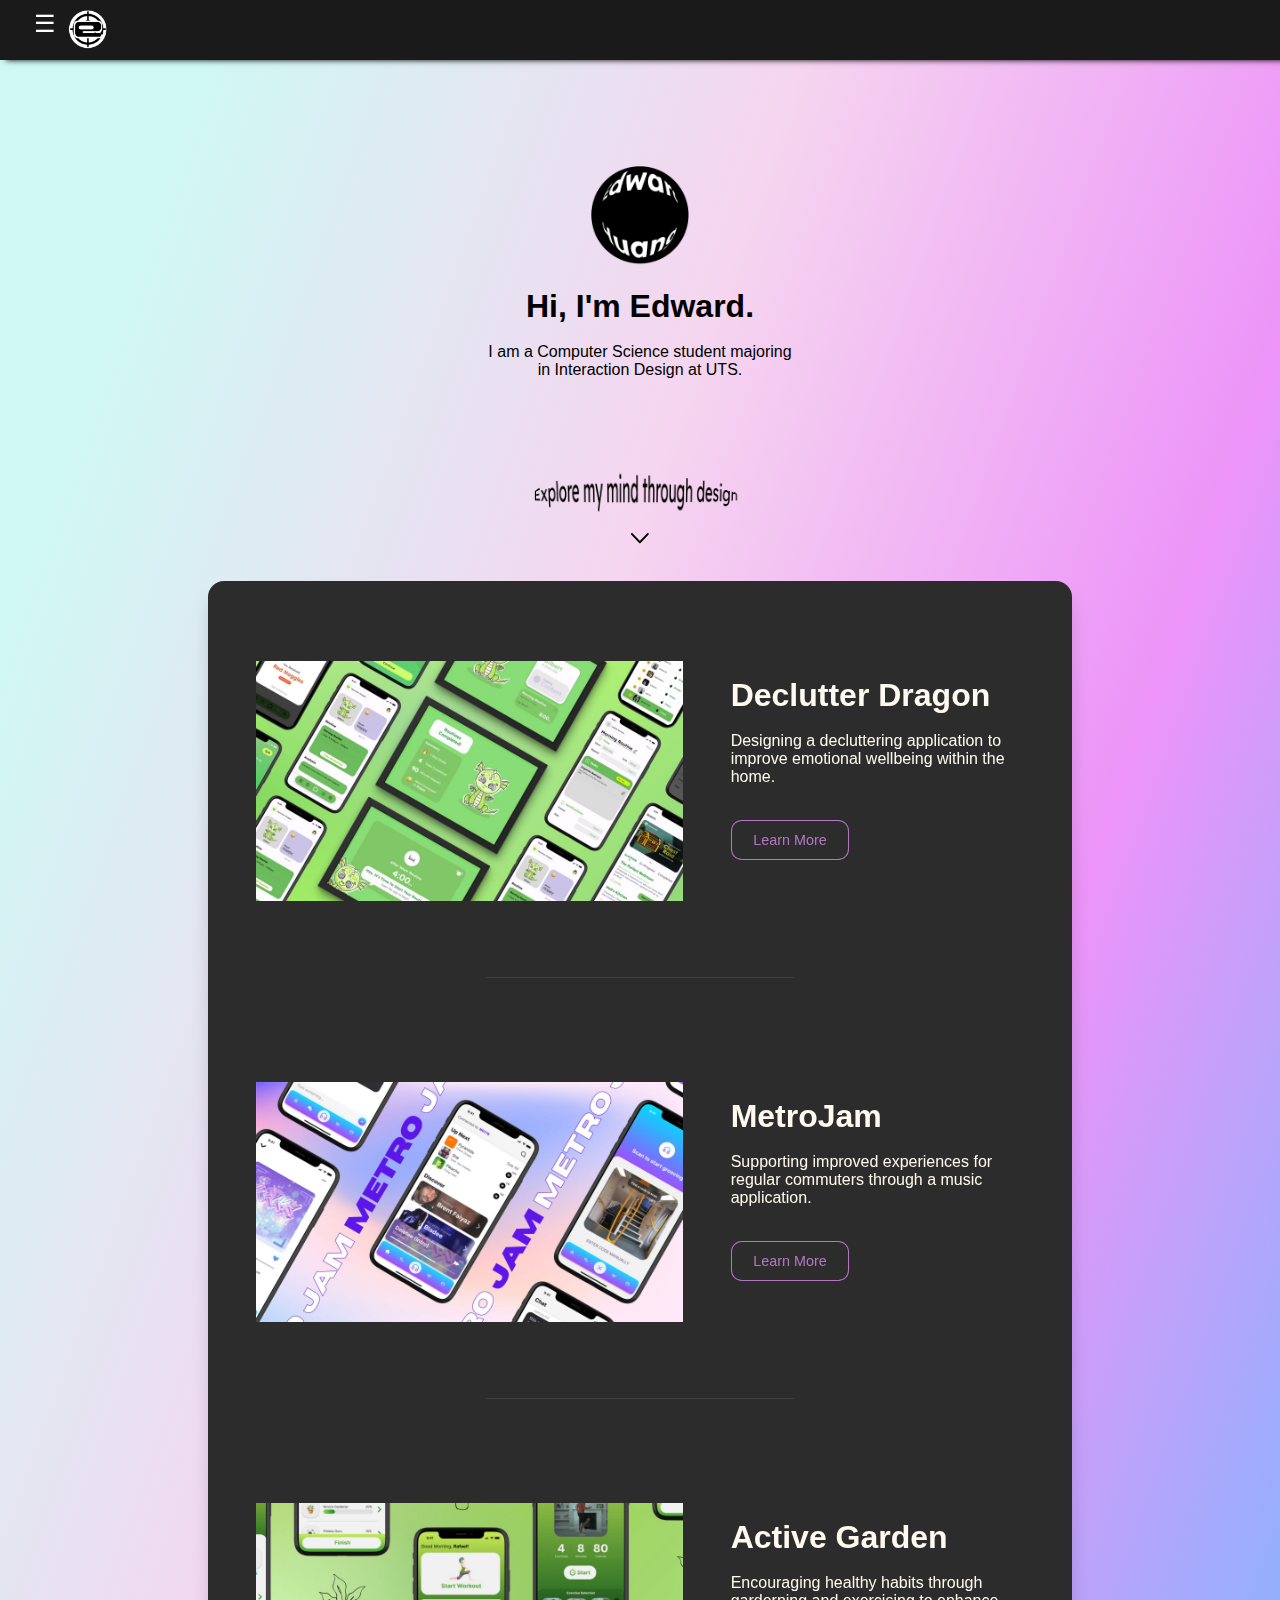
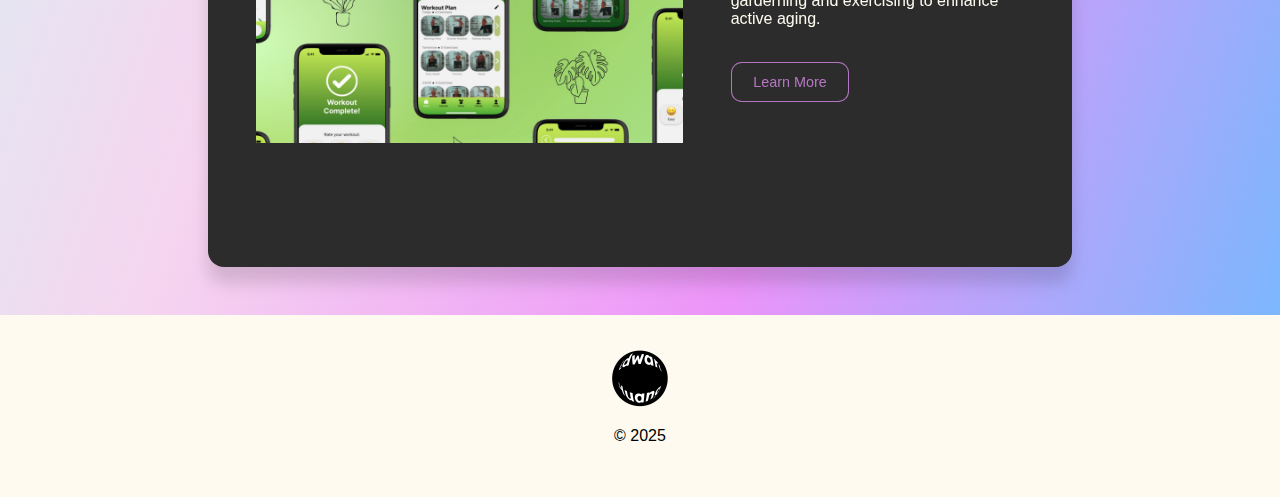
<file: index.html>
<!DOCTYPE html>
<html lang="en">
    <head>
        <meta name="viewport" content="width=device-width, intial-scale=1">
        <title>Home</title>
        <link rel="icon" href="/images/favicon.ico">
        <link rel="stylesheet" href="styles.css">
        <script defer src="metrojam.js"></script>
        <script src="index.js"></script>
    </head>
    <body class="off-white">
        <div id="nav-bar">
            <div>
                <span id="hamburger" onclick="openMenu()"> &#9776; </span>
            </div>
            <div>
                <img id="logo" src="images/e.png" alt="Logo with the letter 'E'" onclick="window.open('index.html', '_self')">
            </div>
        </div>

        <div id="sideMenu" class="sidemenu">
            <a class="closebtn" onclick="closeMenu()"> &times; </a>
            <a href="index.html">Home</a>
            <a href="resume.html">Resume</a>
        </div>
        <div class="gradient">
            <img id="name-icon" src="images/name-logo.png">
            <p class="center-text">
                <b class="header">Hi, I'm Edward.</b>
                <br><br>
                I am a Computer Science student majoring<br>
                in Interaction Design at UTS.
            </p>
            <br><br><br><br>
            <!-- <p class="center-text">Explore my mind through design</p> -->
             <img id="explore" src="images/explore.png">
            <img class="arrow" src="images/arrow.png">
            <br><br>
            <div class="dark-box">
                <div class="portfolio-list">
                    <div>
                        <img class="portfolio-image" src="images/dd.jpg" alt="Declutter Dragon app for my capstone project" onclick="window.open('declutter-dragon.html', '_self')">
                    </div>
                    <div>
                        <p class="off-white-text"><a href="declutter-dragon.html"><b class="image-title">Declutter Dragon</b></a><br><br>
                            Designing a decluttering application to improve emotional wellbeing within the home.
                        </p>
                        <br>
                        <button class="portfolio-button button1" onclick="window.open('declutter-dragon.html', '_self')">Learn More</button>
                    </div>
                </div>
                <br><br><br><br>
                <div class="grey-divider"></div>
                <br><br><br><br>
                <div class="portfolio-list">
                    <div>
                        <img class="portfolio-image" src="images/metro-thumbnail.jpg" alt="MetroJam app for a commuting UX case study" onclick="window.open('metrojam.html', '_self')">
                    </div>
                    <div>
                        <p class="off-white-text"><a href="metrojam.html"><b class="image-title">MetroJam</b></a><br><br>
                            Supporting improved experiences for regular commuters through a music application.
                        </p>
                        <br>
                        <button class="portfolio-button button1" onclick="window.open('metrojam.html', '_self')">Learn More</button>
                    </div>
                </div>
                <br><br><br><br>
                <div class="grey-divider"></div>
                <br><br><br><br>
                <div class="portfolio-list">
                    <div>
                        <img class="portfolio-image" src="images/garden.jpg" alt="Active Garden app for active aging" onclick="window.open('active-garden.html', '_self')">
                    </div>
                    <div>
                        <p class="off-white-text"><a href="active-garden.html"><b class="image-title">Active Garden</b></a><br><br>
                            Encouraging healthy habits through garderning and exercising to enhance active aging.
                        </p>
                        <br>
                        <button class="portfolio-button button1" onclick="window.open('active-garden.html', '_self')">Learn More</button>
                    </div>
                </div>
                <br><br><br><br>
            </div>
        </div>
    </body>
    <footer>
        <img class="icon" src="images/name-logo.png">
        <p class="center-text">&#169 2025</p>
        <br><br>
    </footer>
</html>
</file>
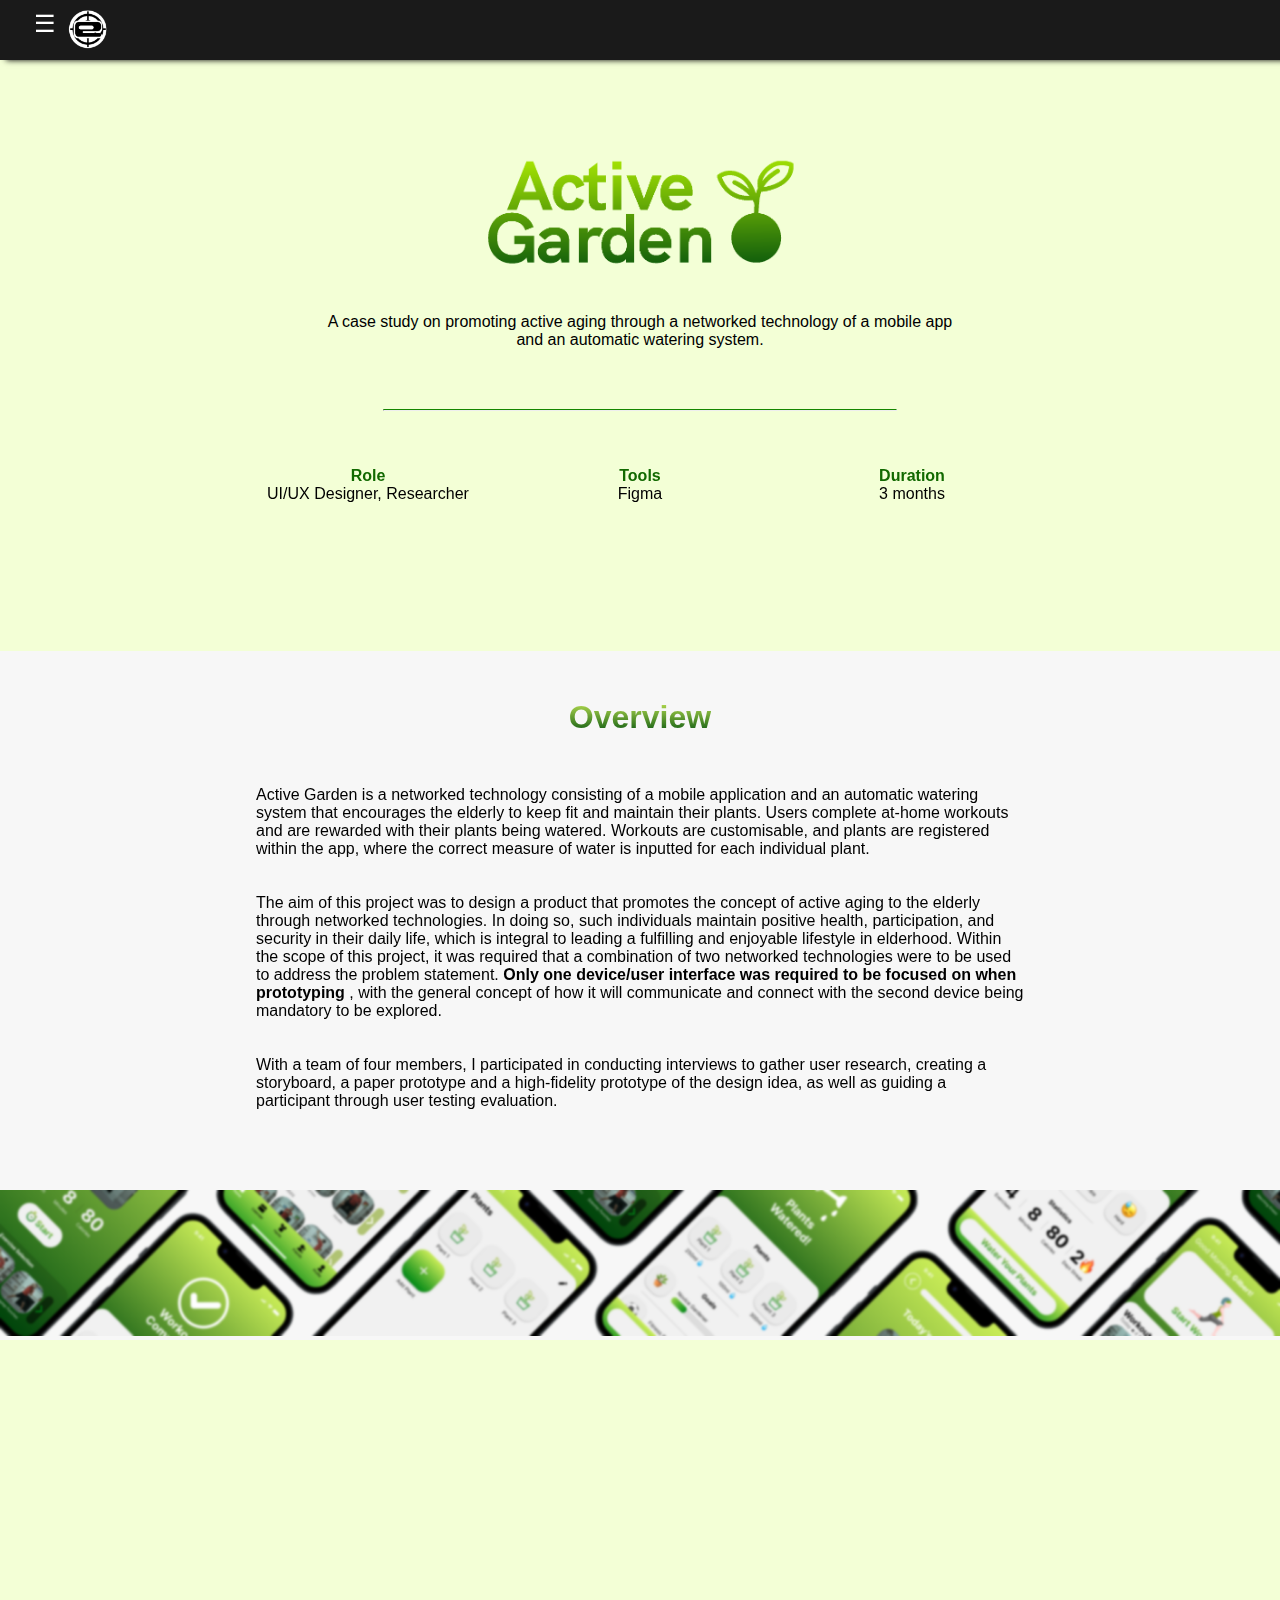
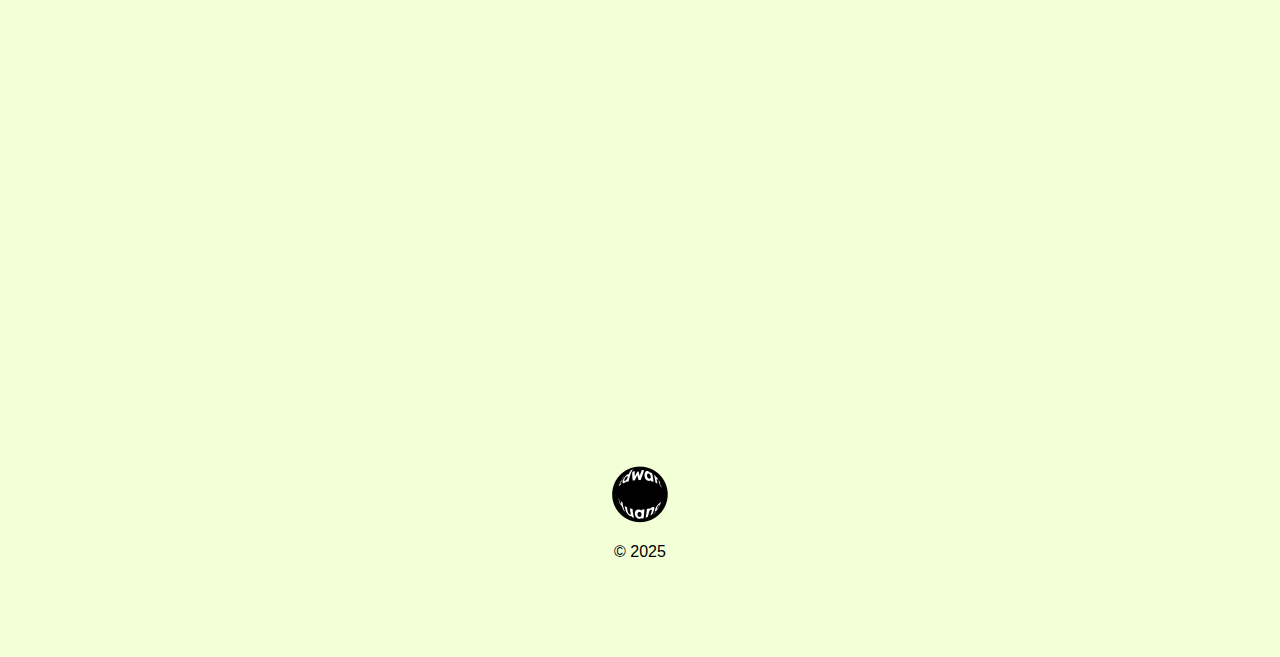
<file: active-garden.html>
<!DOCTYPE html>
<html lang="en">
    <head>
        <meta name="viewport" content="width=device-width, intial-scale=1">
        <title>Active Garden</title>
        <link rel="icon" href="/images/favicon.ico">
        <link rel="stylesheet" href="styles.css">
        <script defer src="metrojam.js"></script>
        <script src="index.js"></script>
    </head>
    <body>
        <div id="nav-bar">
            <div>
                <span id="hamburger" onclick="openMenu()"> &#9776; </span>
            </div>
            <div>
                <img id="logo" src="images/e.png" alt="Logo with the letter 'E'" onclick="window.open('index.html', '_self')">
            </div>
        </div>

        <div id="sideMenu" class="sidemenu">
            <a class="closebtn" onclick="closeMenu()"> &times; </a>
            <a href="index.html">Home</a>
            <a href="resume.html">Resume</a>
        </div>

        <div class="green">
            <br><br><br><br><br><br>
            <br>
            <img id="metro-jam-logo" src="images/activegardenlogo.png">
            <br>
            <p class="center-text">A case study on promoting active aging through a networked technology of a mobile app and 
                an automatic watering system.</p>
            <br><br>
            <hr class="green-divider">
            <div class="dragon-three-container">
                <p>
                    <b class="dark-green">Role</b>
                    <br>
                    UI/UX Designer, Researcher
                </p>
                <p>
                    <b class="dark-green">Tools</b>
                    <br>
                    Figma
                </p>
                <p>
                    <b class="dark-green">Duration</b>
                    <br>
                    3 months
                </p>
                <br><br>
            </div>
        </div>

        <div>
            <div class="single-container">
                <p class="center-text">
                    <b class="green-title">Overview</b><br><br>
                </p>
                <p class="middle-text">
                    Active Garden is a networked technology consisting of a mobile application and an automatic watering system that 
                    encourages the elderly to keep fit and maintain their plants. Users complete at-home workouts and are rewarded with 
                    their plants being watered. Workouts are customisable, and plants are registered within the app, where the correct 
                    measure of water is inputted for each individual plant. 
                    <br><br><br>
                    The aim of this project was to design a product that promotes the concept of active aging to the elderly through 
                    networked technologies. In doing so, such individuals maintain positive health, participation, and security in their 
                    daily life, which is integral to leading a fulfilling and enjoyable lifestyle in elderhood. Within the scope of this 
                    project, it was required that a combination of two networked technologies were to be used to address the problem statement. 
                    <b>Only one device/user interface was required to be focused on when prototyping </b>, with the general concept of how it will 
                    communicate and connect with the second device being mandatory to be explored. 
                    <br><br><br>
                    With a team of four members, I participated in conducting interviews to gather user research, creating a storyboard, 
                    a paper prototype and a high-fidelity prototype of the design idea, as well as guiding a participant through user testing 
                    evaluation. 

                </p>
            </div>
            <img class="fit-width" src="/images/plantsblurred.png">
        </div>
        <div class="green">
            <div class="single-container">
                <p class="center-text">
                    <b class="green-title">Key Interview Findings</b><br><br>
                </p>
                <br>
                <div class="white-box">
                    <div>
                        <p class="grey-text">
                        Key Insight #1
                        </p>
                        <p class="centered-text"><b class="subheading">Concerns for long-term health</b></p>
                        <p class="centered-text">Participants acknowledged the degradation of their health as a result of aging, primarily outlining physical challenges
                        such as decreased mobility.</p>
                    </div>
                </div>
                <br><br><br>
                <div class="white-box">
                    <div>
                        <p class="grey-text">
                        Key Insight #2
                        </p>
                        <p class="centered-text"><b class="subheading">Gardening is a popular hobby</b></p>
                        <p class="centered-text">Gardening helps with improving the mental and physical health of elderly people. Those 
                            that did not have their own garden often stated they would like to do so in the near future. 
                        </p>
                    </div>
                </div>
                <br><br><br>    
                <div class="white-box">
                    <div>
                        <p class="grey-text">
                        Key Insight #3
                        </p>
                        <p class="centered-text"><b class="subheading">Elderly people like to participate in social groups</b></p>
                        <p class="centered-text">Elderly people often participate in social or community groups that relate to their hobbies.</p>
                    </div>
                </div> 
                <br><br><br>
                <div>
                    <p class="middle-text">
                        With this user research, it was decided that the proposed technology for active aging would revolve around gardening due to 
                        its involvement in the majority of elderly lives, as well as incorporating physical activity to tackle long-term health
                        concerns.
                    </p>
                    <br><br><br>
                </div>           
            </div>
            <div class="single-container">
                <p class="center-text">
                    <b class="green-title">Storyboarding</b><br><br>
                </p>
                <img id="storyboard" src="/images/storyboard.png">
                <br><br>
                <p class="center-text-less-padding">
                    To better visualise and understand how the proposed technology will be used in the context of an eldery person's home, I 
                    created a storyboard that depicts a typical interaction with Active Garden. By visually sharing a hypothetical situation of 
                    the target audience, the team was able to share a common understanding of how the technology would function and its design
                    directions.
                </p>
                <br><br><br>
            </div>
            <div class="single-container">
                <p class="center-text">
                    <b class="green-title">Prototyping and Testing</b><br><br>
                </p>
                <p class="center-text-less-padding">
                    With the target audience being elderly people, it was essential that the technology was designed in a manner that 
                    was easy to learn. With this in mind, many of the elements within the prototypes are consistent with the user interfaces
                    of many other applications, with a specific focus on utilising icons and visual cues to interact with the app.
                </p><br><br>
                <p class="center-text"><b class="sub-title">Paper Prototype</b></p>
                <br><br>
                <img class="paper-prototype" src="/images/paperprototype.jpg">
                <br>
                <img class="paper-prototype" src="/images/paperprototype2.jpg">
                <br>
                <img id="paper-prototype-small" src="/images/paperprototype3.jpg">
                <br><br>
                <p class="center-text">
                    <b class="sub-title">Heuristic Evaluation</b>
                </p>
                <p class="center-text-less-padding">
                    Various usability testing was conducted to obtain feedback and improve upon each iteration of the technology's prototypes. 
                    Such testing includes heuristic evaluation, where the participant was given the task of completing a workout and 
                    watering their plants using Active Garden. Information that was recorded includes usability assessment (positive/ negative
                    findings), identification of heuristics (Complied/ Violated heuristic), usability impact (Small, Medium, High) and usability 
                    suggestion(s).

                </p>
            </div>
            <div class="single-container">
                <div class="white-box">
                    <img id="exercise-screen" src="/images/exercisescreen.png">
                    <p class="green-sub-title">Usability Assessment</p>
                    <p>
                        <ul class="box-text">
                            <li>
                                Was able to very easily identify what exercise they were about to start with.
                            </li>
                            <li>
                                Did not like the lack of information regarding the amount of exercises, how long it would take etc.
                            </li>
                        </ul>
                    </p>
                    <p class="green-sub-title">Identification of Heuristics</p>
                    <p>
                        <ul class="box-text">
                            <li>
                                Error prevention (Complied)
                            </li>
                            <li>
                                Visibility of system status and informative feedback (Violated)
                            </li>
                        </ul>
                    </p>
                    <p class="green-sub-title">Explanation of Heuristics</p>
                    <p>
                        <ul class="box-text">
                            <li>
                                Provides error prevention through the start button. This makes sure that users who accidentally entered the screen 
                                can return to the previous menu without starting a new workout.
                            </li>
                            <li>
                                Does not provide enough information or guidance to the user about what is about to occur.
                            </li>
                        </ul>
                    </p>
                    <p class="green-sub-title">Usability Impact</p>
                    <p>
                        <ul class="box-text">
                            <li>
                                Medium impact as it prevents any frustrating experiences that can occur when a user accidentally enters 
                                this screen
                            </li>
                            <li>
                                The lack of information within this screen means that users are left in the dark about what is and what 
                                will occur. Medium impact as this leads to a more challenging experience
                            </li>
                        </ul>
                    </p>
                    <p class="green-sub-title">Usability Suggestions</p>
                    <p>
                        <ul>
                            <li>
                                Providing simple but essential information such as how long the workout will take, how many exercises 
                                there are, and the types of exercises they are expected to do. This can be displayed under the “Start” 
                                button. This will improve the visibility of system status and informative feedback on the screen.
                            </li>
                        </ul>
                    </p>
                </div>
            </div>
            <div class="single-container">
                <div class="white-box">
                    <img id="exercise-screen" src="/images/workoutcomplete.png">
                    <p class="green-sub-title">Usability Assessment</p>
                    <p>
                        <ul class="box-text">
                            <li>
                                Liked the quick and simple statistics with big and bold numbers.
                            </li>
                            <li>
                                Did not like that the “Workout Complete” was so small.
                            </li>
                        </ul>
                    </p>
                    <p class="green-sub-title">Identification of Heuristics</p>
                    <p>
                        <ul class="box-text">
                            <li>
                                Flexibility and efficiency of use (Complied)
                            </li>
                            <li>
                                Aesthetic and minimalist design (Violated)
                            </li>
                        </ul>
                    </p>
                    <p class="green-sub-title">Explanation of Heuristics</p>
                    <p>
                        <ul class="box-text">
                            <li>
                                The persistent button at the bottom of the screen provides a method to progress to the next screen, 
                                as it remains on the screen no matter how far the user scrolls up or down the page.
                            </li>
                            <li>
                                The “Streak” component is the largest element in the screen but is not the most important.
                            </li>
                        </ul>
                    </p>
                    <p class="green-sub-title">Usability Impact</p>
                    <p>
                        <ul class="box-text">
                            <li>
                                High impact as it provides a quick and seamless experience for all users as they always have access 
                                to the “Water Your Plants” button and therefore benefits their goal to finish their task.
                            </li>
                            <li>
                                The large “Streak” component undermines the “Workout Complete” text that informs the user that they 
                                have completed their task. High impact as this causes an unnecessarily hurdle to the user’s ease of use.
                            </li>
                        </ul>
                    </p>
                    <p class="green-sub-title">Usability Suggestions</p>
                    <p>
                        <ul>
                            <li>
                                The “Workout Complete” component should be much larger so that users are instantly notified that they 
                                have completed their workout. The “Streak” component can be substantially smaller to accommodate this 
                                and can even be changed to include the “Stats” row since this element is not a very major and demanding 
                                component of the screen.
                            </li>
                        </ul>
                    </p>
                </div>
            </div>
            <div class="single-container">
                <p class="center-text"><b class="sub-title">High-Fidelity Prototype</b></p>
                <p class="center-text-less-padding">
                    A high-fidelity prototype was constructed in Figma using the feedback and recommendations for improvement 
                    collected from various usability testing.
                </p>
            </div>
            <div class="single-container">
                <div class="white-box">
                    <div class="prototype">
                        <img class="prototype-image" src="/images/startworkout.png">
                        <img class="prototype-image" src="/images/workoutcompletefinal.png">
                        <br>
                    </div>
                    <div>
                        <p class="box-text-center">
                            Using the "Start Workout" and "Workout Complete" screens shown in the paper prototype section, suggestions
                            to improve usability were incorporated. In addition to this, colours were deliberately selected to heavily contrast 
                            from each other, with high visibility aiding the target audience of elderly people to quickly recognise buttons to 
                            move to the next screen.
                        </p>
                        <br><br><br>
                    </div>
                    <div class="prototype">
                        <img class="prototype-image" src="/images/activegardenhome.png">
                        <img class="prototype-image" src="/images/workout.png">
                        <br>
                    </div>
                    <div>
                        <p class="box-text-center">
                            The workout button in the "Home" screen was made more prominent to ensure that it is one of the first elements 
                            that is viewed by the user (Left), and a reset button was added to the "Workout" screen to allow users the control
                            and freedom to restart the exercise (Right). Accompanying this is a pause and fast forward button, icons that match 
                            real-world items and are therefore easily recognisable.
                        </p>
                    </div>
            </div>
        </div>
        <div class="single-container">
            <img id="active-garden-images" src="/images/activegardenimages.png">
        </div>
        <div>
            <div class="single-container">
                <br><br><br>
                <p class="center-text">
                    <b class="green-title">Conclusion</b><br><br>
                </p>
                <p class="center-text-less-padding">
                    Active Garden was constructed as a combination of two networked technologies: a mobile app and an automatic watering system. 
                    It targets the concept of active aging by encouraging elderly people to improve their physical and mental health, as well as 
                    promoting social participation and conversation with their peers through Active Garden’s “Friends” screen, where daily streaks 
                    and progress can be compared. By involving gardening, a popular hobby among the elderly, the target audience is provided more 
                    incentive to live a healthier lifestyle. Essentially, this project enhanced my understanding of user research and usability testing, 
                    and how to utilise feedback from participants to improve prototypes. As quoted by stakeholders, I pertained “Good follow up from the 
                    user feedback” when creating the final prototype.  
                </p>
                <br><br><br>
            </div>
        </div>
        <div>
            <img class="icon" src="images/name-logo.png">
        <p class="center-text">&#169 2025</p>
        </div>    
    </body>
</html>
</file>
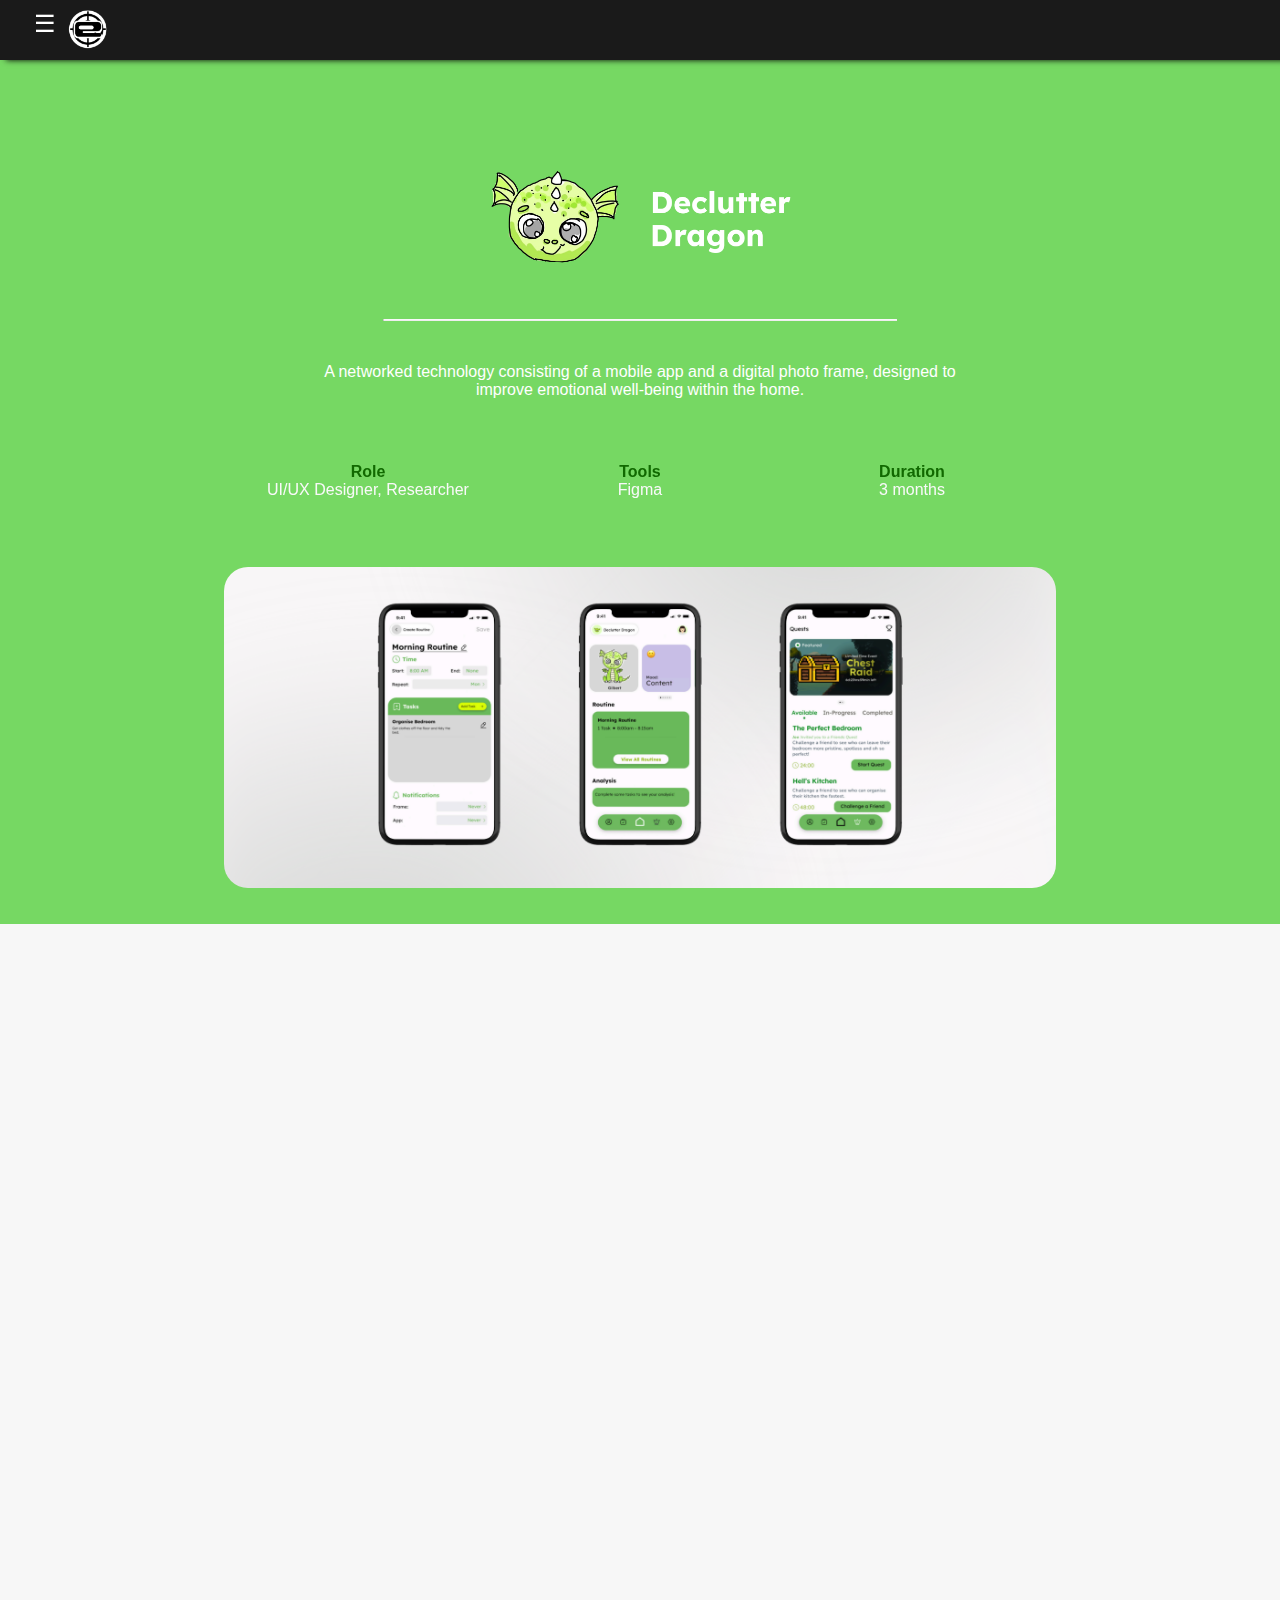
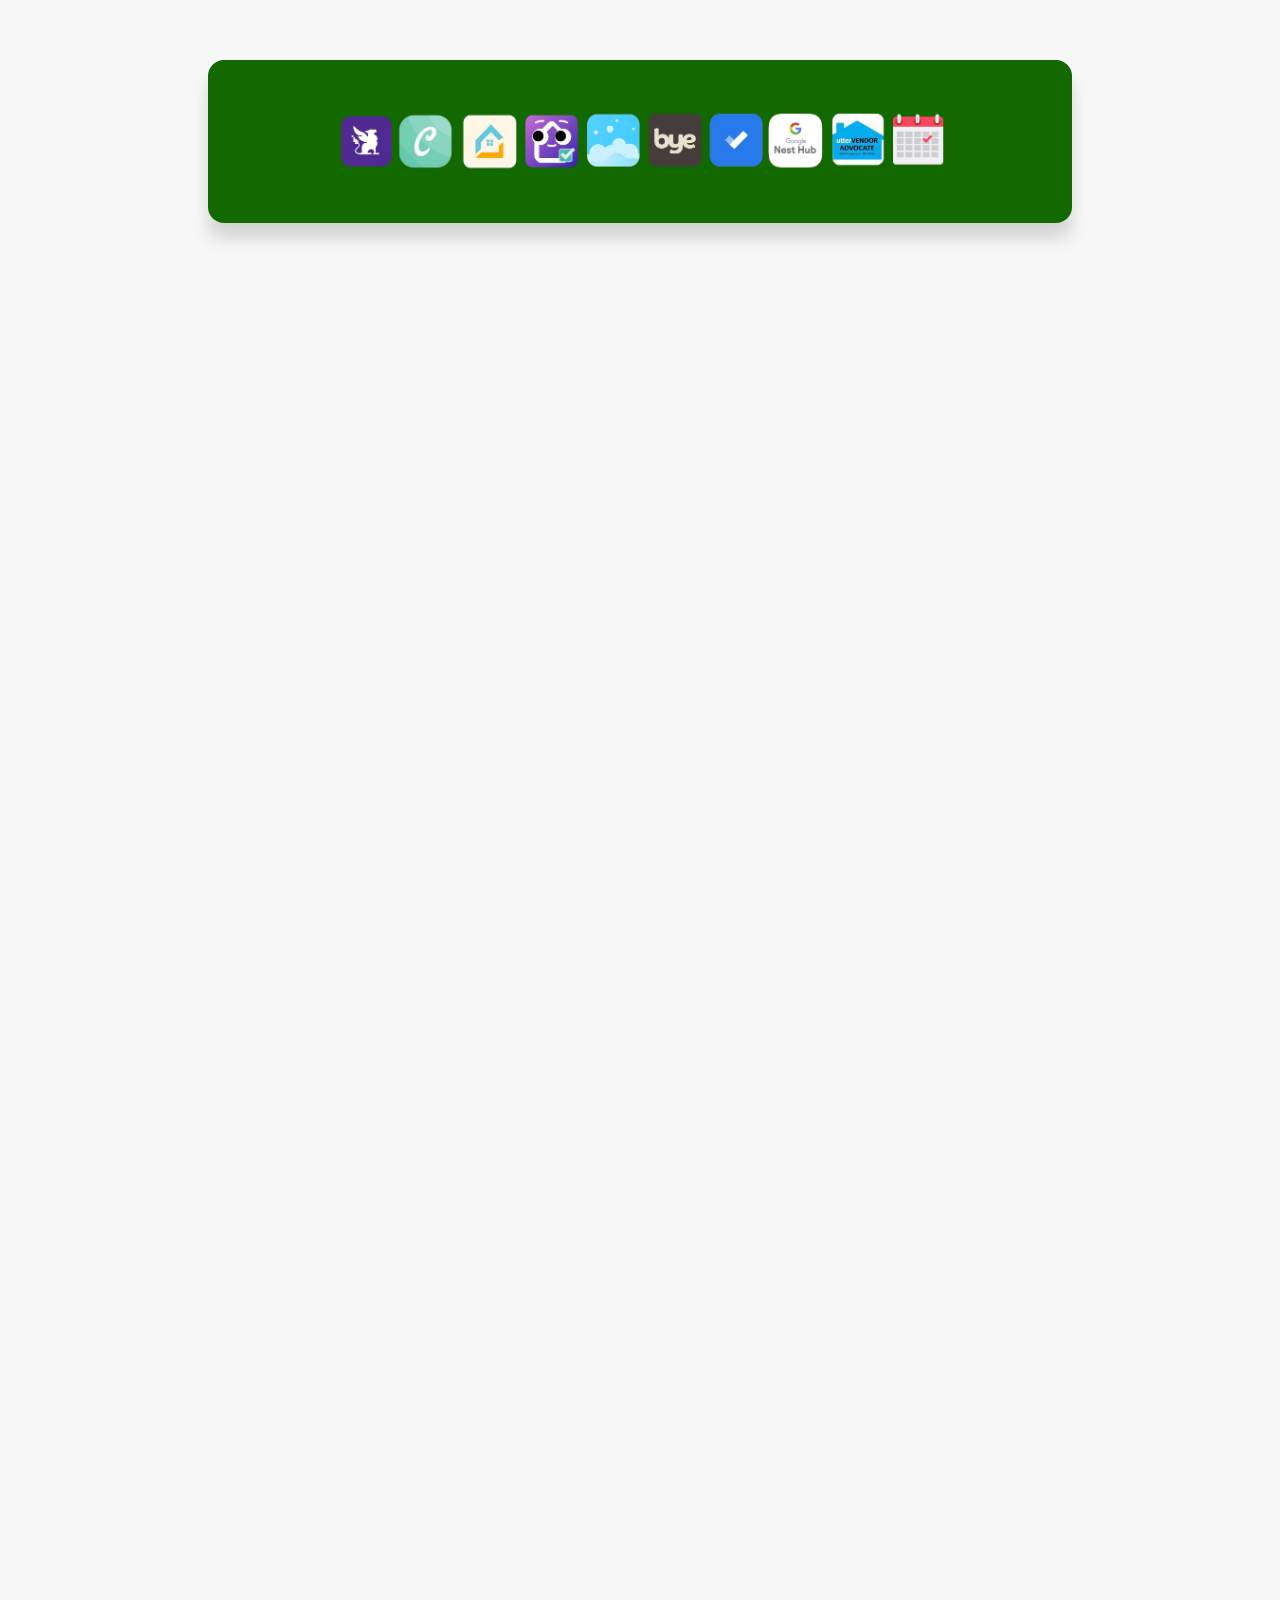
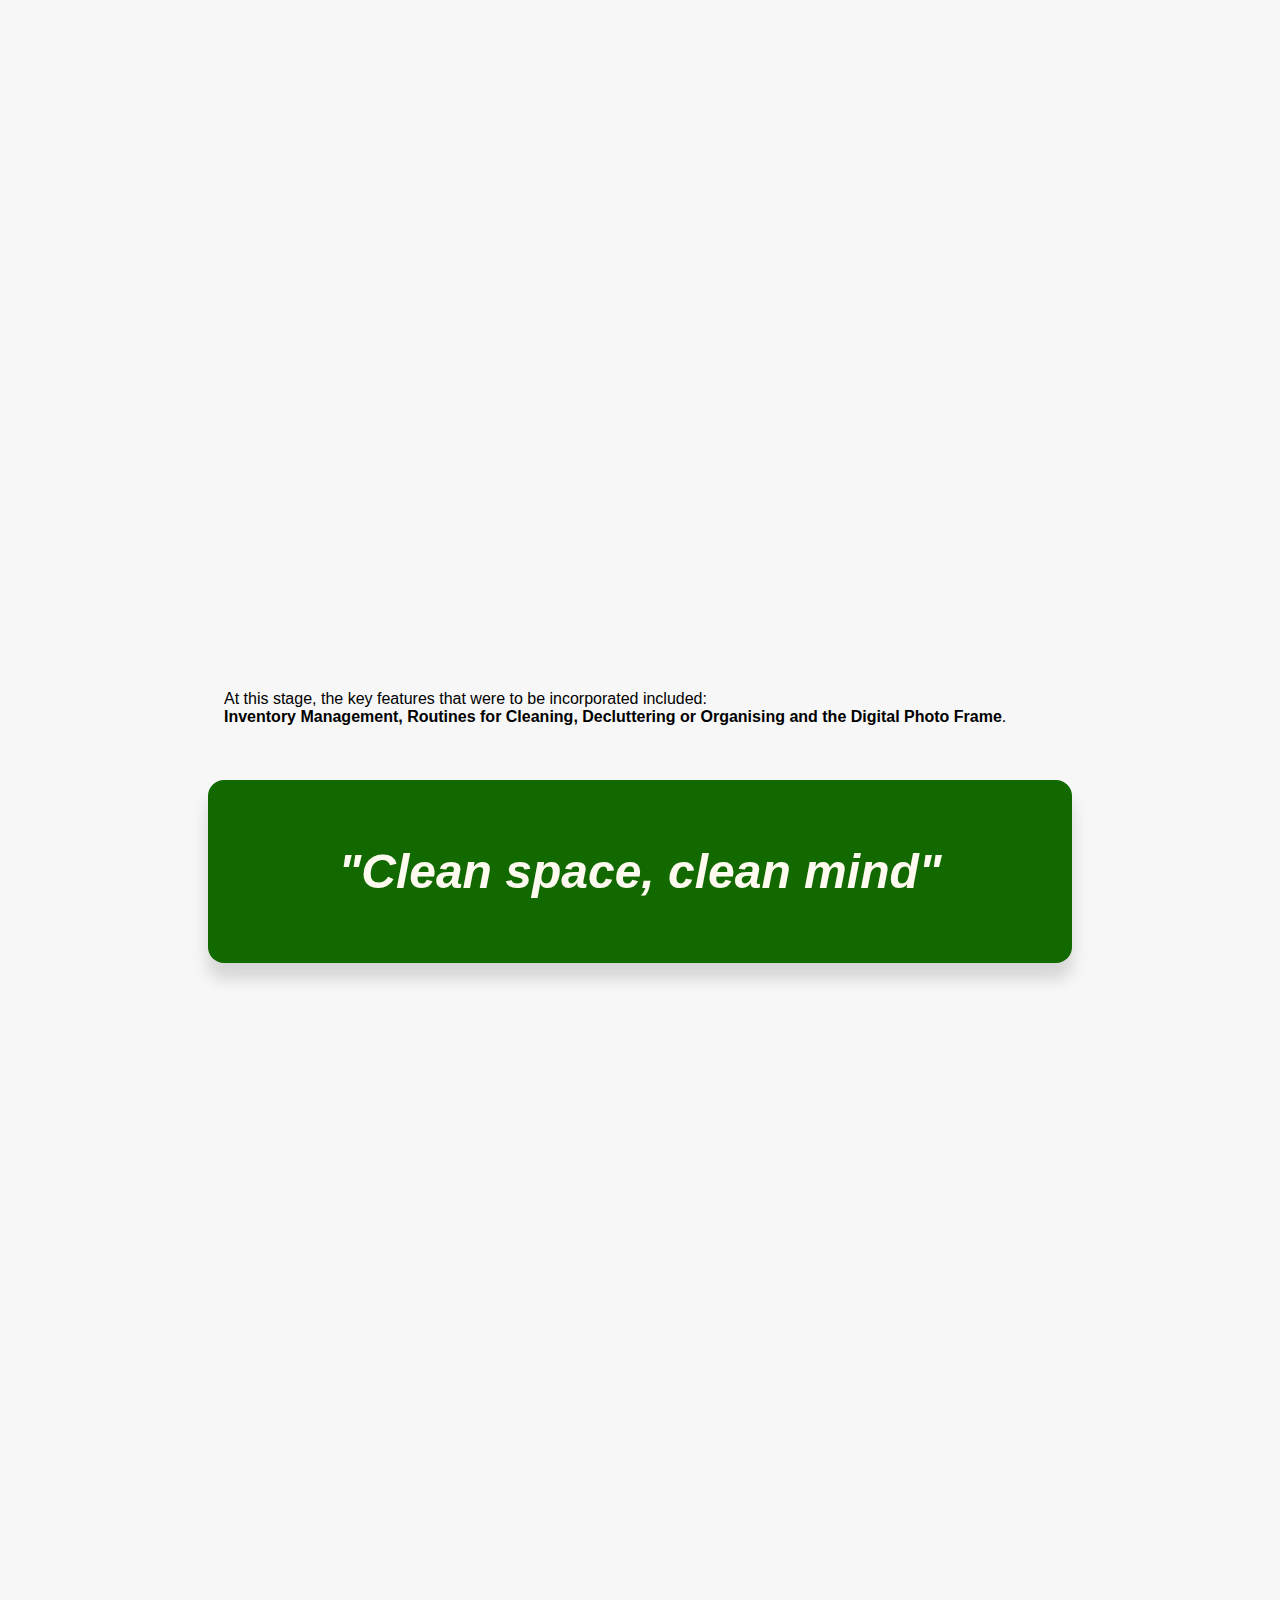
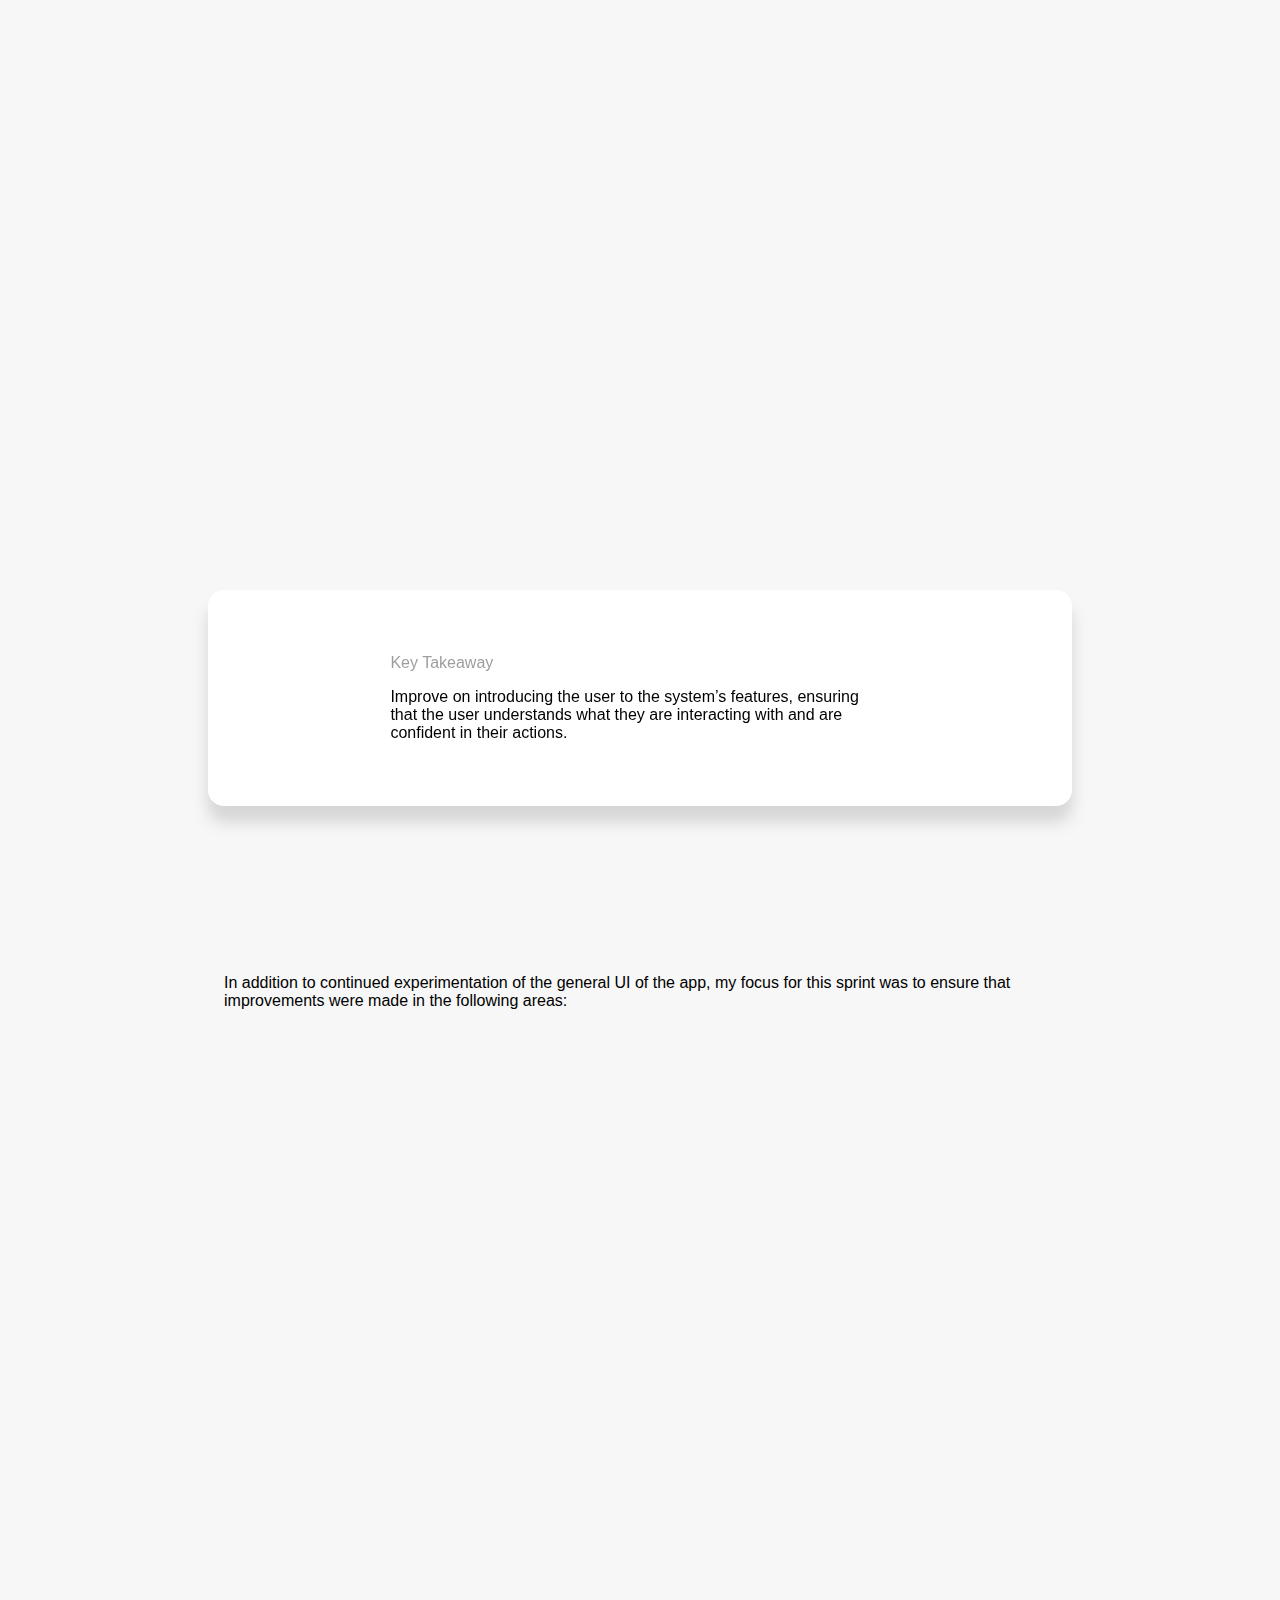
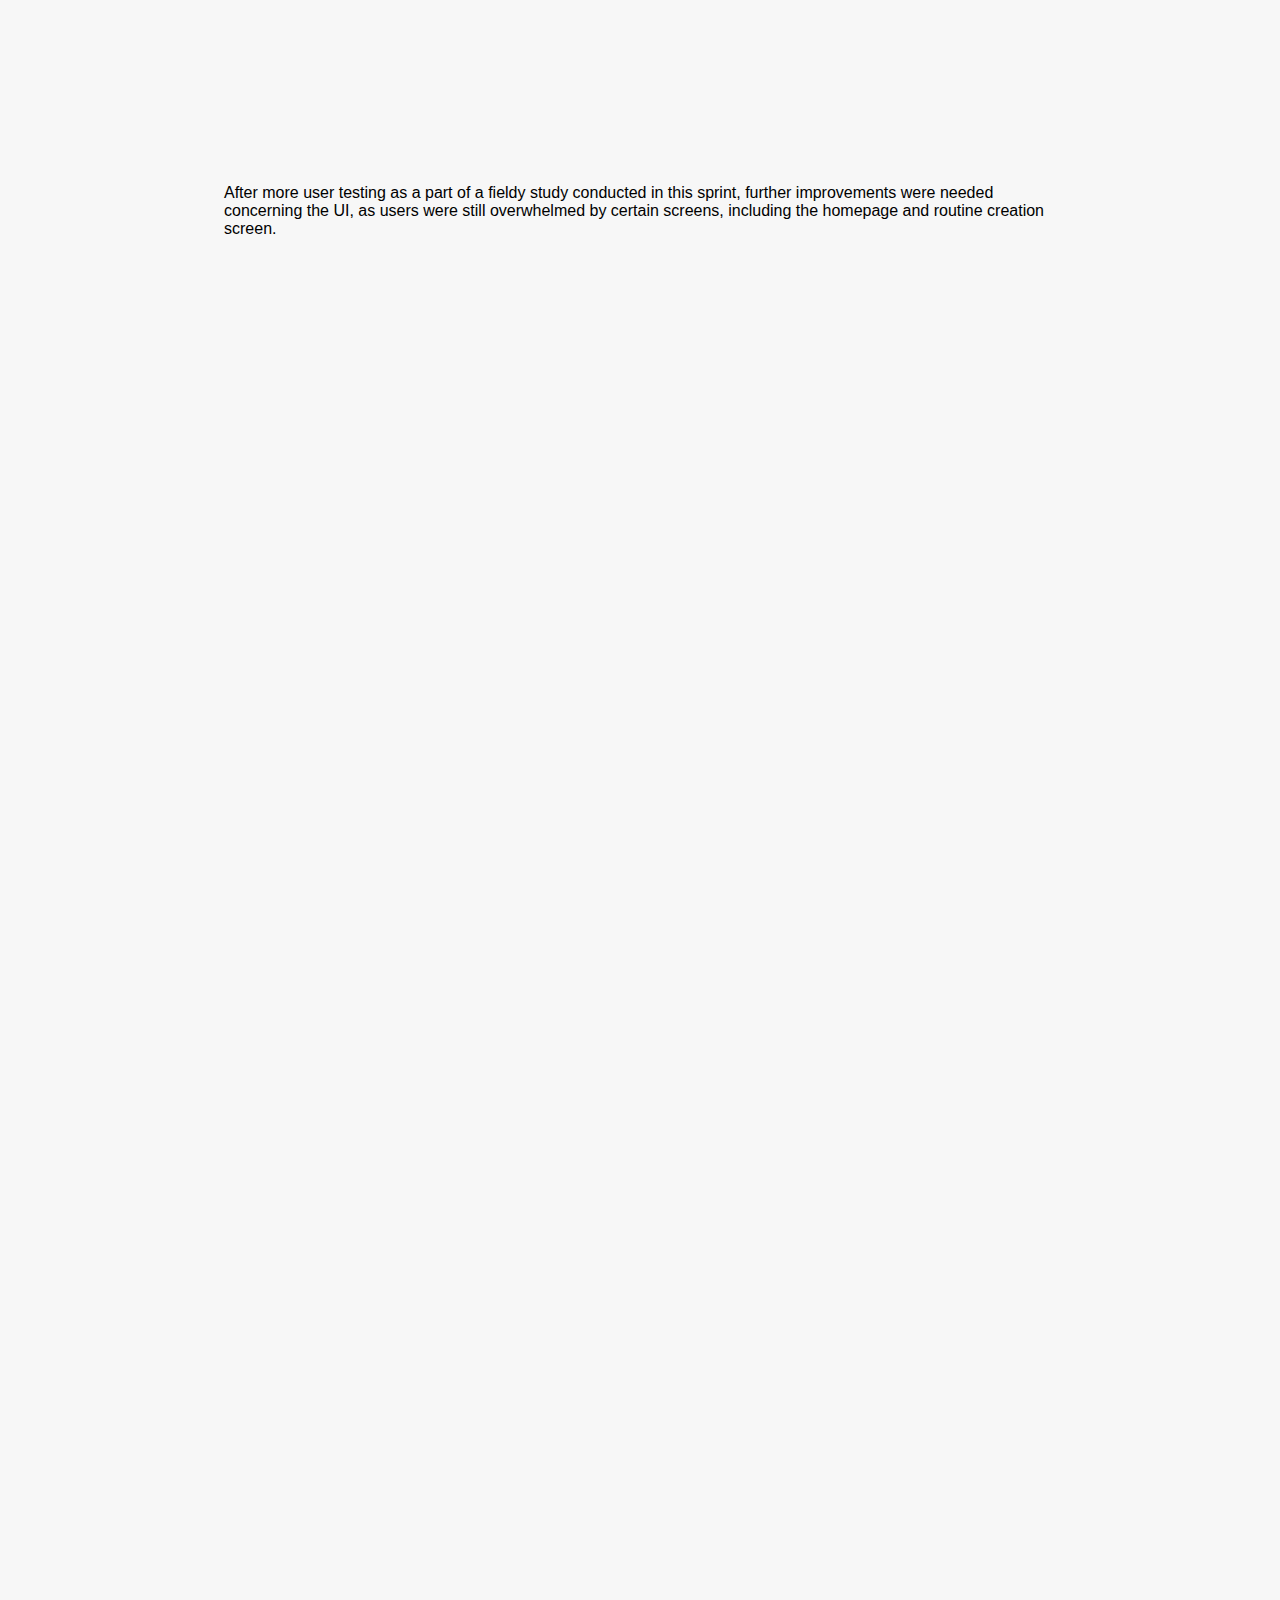
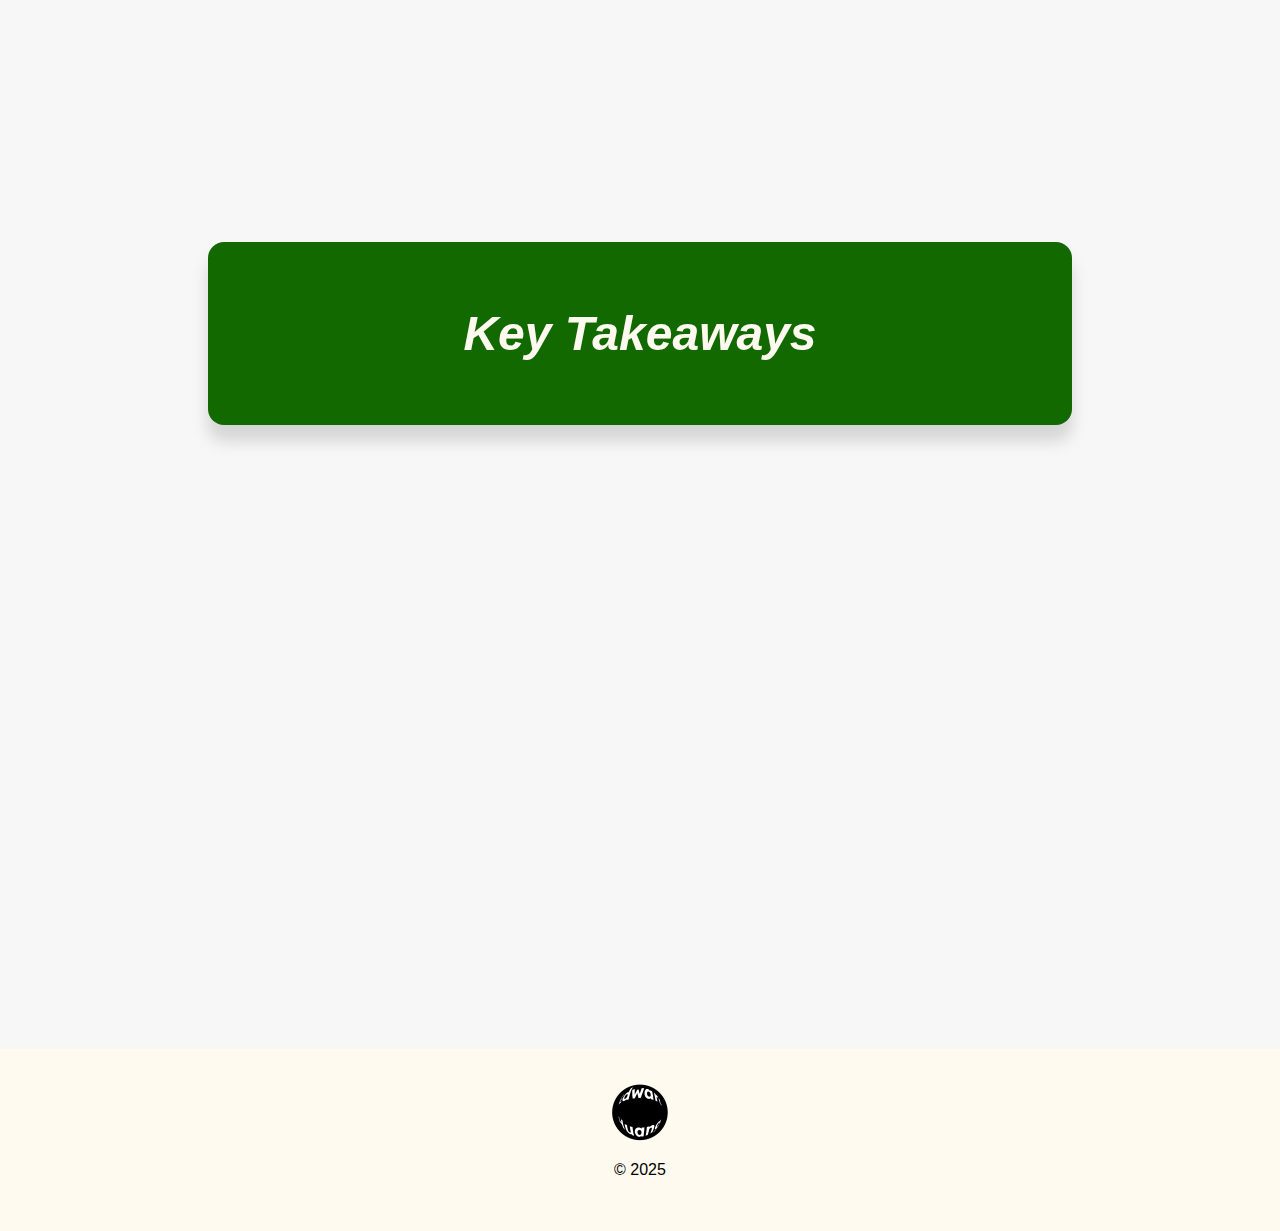
<file: declutter-dragon.html>
<!DOCTYPE html>
<html lang="en">
    <head>
        <meta name="viewport" content="width=device-width, intial-scale=1">
        <title>Declutter Dragon</title>
        <link rel="icon" href="/images/favicon.ico">
        <link rel="stylesheet" href="styles.css">
        <script defer src="metrojam.js"></script>
        <script src="index.js"></script>
    </head>
    <body>
        <div id="nav-bar">
            <div>
                <span id="hamburger" onclick="openMenu()"> &#9776; </span>
            </div>
            <div>
                <img id="logo" src="images/e.png" alt="Logo with the letter 'E'" onclick="window.open('index.html', '_self')">
            </div>
        </div>

        <div id="sideMenu" class="sidemenu">
            <a class="closebtn" onclick="closeMenu()"> &times; </a>
            <a href="index.html">Home</a>
            <a href="resume.html">Resume</a>
        </div>
        <div class="declutter-dragon-bg">
            <div>
                <br><br><br><br><br><br>
                <br>
                <img id="metro-jam-logo" src="images/dragonlogo.png">
                <br><br>
            </div>
            <hr class="white-divider">
            <br>
            <p class="center-text-white">A networked technology consisting of a mobile app and a digital photo frame, designed to improve 
                emotional well-being within the home.
                <br>
            </p>
            <div class="dragon-three-container">
                <p class="white">
                    <b class="dark-green">Role</b>
                    <br>
                    UI/UX Designer, Researcher
                </p>
                <p class="white">
                    <b class="dark-green">Tools</b>
                    <br>
                    Figma
                </p>
                <p class="white">
                    <b class="dark-green">Duration</b>
                    <br>
                    3 months
                </p>
                <br><br>
            </div>
            <div>
                <img id="dragon-intro-phones" src="/images/phones-grey.png">
            </div>
            <br><br>
        </div>
        <div class="single-container">
            <br>
            <p class="center-left-align">
                <b class="dark-green-heading">Overview</b>
                <br><br>
                This capstone project encourages regular decluttering and organising habits among its users, with the addition of a 
                digital photo frame device aiming to extend these habits over the long-term. Adhering to a Lean UX approach to design, this 
                MVP-level product was developed with a team of 5 over the course of 3 months.
            </p>
            <br><br><br><br>
            <img id="dragon-intro-phones" src="/images/timeline.png">
            <br><br><br><br>
            <p class="center-left-align">
                <b class="dark-green-heading">The Problem</b>
                <br><br>
                In a post-COVID age, more than ever before, it is important to support or help people through the use of technology to 
                improve their quality of life at home. It is difficult and daunting for many individuals to stay on top of their organising
                and decluttering habits, especially in the long-term.
                <br><br>
                Currently, decluttering apps struggle to address this problem. 
        </div>
        <br><br><br>
        <div class="green-box">
            <img id="apps" src="images/apps.png">
        </div>
        <div class="single-container">
            <br><br><br>
            <p class="center-left-align">
                <b class="dark-green-heading">Research</b>
                <br> <br>
                <b class="sub-title">Analysing Market & Competition</b>
                <br>
                By conducting market analysis on various reference products, the following knowledge was obtained:
            </p>
        </div>
        <div class="boxes-container">
            <div class="two-white-box">
                <div>
                    <p class="grey-text">
                    Key Insight #1
                    </p>
                    <p class="centered-text"><b class="subheading">User Retention</b></p>
                    <p class="centered-text">Many decluttering apps fail to retain their userbase, reaffirmed through defunct 
                        social/ community features.</p>
                </div>
            </div>
            <div class="two-white-box">
                <div>
                    <p class="grey-text">
                    Key Insight #2
                    </p>
                    <p class="centered-text"><b class="subheading">Learnability</b></p>
                    <p class="centered-text">Steep learning curve for the UI of a typical decluttering app, resulting in slow and 
                        confusing initial interactions. </p>
                </div>
            </div>
        </div>
        <div class="single-container">
            <p class="center-left-align">
                <b class="sub-title">Proto-Personas</b>
                <br>
                Rapid proto-personas were formed to better define the wants and needs of the target audience with minimal research.  
            </p>
        </div>
        <div class="boxes-container">
            <img class="proto" src="/images/proto.png">
            <img class="proto" src="/images/proto2.png">
        </div>
        <div class="single-container">
            <br><br><br>
            <p class="center-left-align">
                <b class="dark-green-heading">Low-Fi Prototype</b>
                <br> <br>
                With a Lean UX approach, quick iterations of paper prototypes and wireframes were constructed. The following artefacts are my contributions to this stage,
                demonstrating the key features: decluttering and inventory management. 
            </p>    
        </div>
        <div class="boxes-container">
            <div>
                <img id="first-prototype" src="images/first.png">
                <br>
            </div>
            <p class="center-left-align"><b>First Iteration</b><br>
                Emphasising the concept of suggesting what to declutter based on the time that the user has to spare, which was an interesting
                take-away that the team came up with after the market analysis (Top-left corner and bottom-right corner).
            </p>
            <div>
                <img class="second-prototype" src="images/second.png">
                <br>
            </div>
            <p class="center-left-align"><b>Last Paper Iteration</b><br>
                Creating a much clearer sequence of screens, where the user begins with adding rooms in the introductory screens. They then
                move on to create their regular routines, where tasks and times can be added within them. 
            </p>
            <div>
                <img class="second-prototype" src="images/first-figma.png">
                <br>
            </div>
            <p class="center-left-align"><b>First Figma Iteration</b><br>
                Adding colour and introducing the mascot into the app, one of the key features that aimed to help motivate users to stick to
                their declutter routines.
            </p>
        </div>
        
        <div>
            <p class="center-left-align">
                <br><br>
                At this stage, the key features that were to be incorporated included: <br>
                <b>Inventory Management, Routines for Cleaning, Decluttering or Organising and the Digital Photo Frame</b>.
            </p>  
        </div>
        <br><br><br>
        <div class="green-box">
            <p>
                <b class="italics-quote">"Clean space, clean mind"</b>
            </p>
        </div>

        <div class="single-container">
            <br><br><br>
            <p class="center-left-align">
                <b class="dark-green-heading">Low-Fi to Mid-Fi Prototype</b>
                <br> <br>
                Transitioning to a mid-fi prototype, features were added, modified and scrapped various times, as is expected in a Lean UX approach.
                In addition to this, internal and external usability testing and heuristic evaluation on the functionality was conducted to further improve the 
                prototype.
            </p>
            <img class="figma-prototype" src="images/low-to-mid.png">
            <br><br><br><br>
            <p class="center-left-align">
                <b class="sub-title">Testing</b>
                <br> <br>
                To ensure insightful findings through usability testing and heuristic evaluation, the team employed various tasks for 10 participants to complete,
                as well as a usability questionnaire.
            </p>
            <img id="questionnaire" src="images/questionnaire.png">
        </div>
        <div class="dragon-three-container">
            <p>
                <b class="dark-green-heading">60%</b>
                <br>
                of particpants neither agreed or disagreed that the system was easy to use
            </p>
            <p>
                <b class="dark-green-heading">30%</b>
                <br>
               of participants agreed/ strongly agreed that they were confident in their decisions during their interaction
            </p>
            <p>
                <b class="dark-green-heading">60%</b>
                <br>
                of participants agreed/ strongly agreed that they needed to learn a lot before progressing through the system
            </p>
            <br><br>
        </div>
        <div class="white-box">
            <div class="box-center-left-align">
                <p class="grey-text">Key Takeaway </p>
                <p>Improve on introducing the user to the system’s features, ensuring that the 
                    user understands what they are interacting with and are confident in their actions.
                </p>
            </div>
        </div>
        <br><br><br><br>
        <div class="single-container"> 
            <p class="center-left-align">
                <b class="dark-green-heading">Mid-Fi Prototype</b>
            </p>
        </div>
        <div class="center-left-align">
            In addition to continued experimentation of the general UI of the app, my focus for this sprint was to ensure that 
            improvements were made in the following areas:
            <br><br><br><br>
        </div>
        <div class="boxes-container">
            <img class="reference-image" src="images/reference.png">
            <p class="box-center-left-align">
                <br><br>
                <b>Flow of the Routine Screens</b><br>
                Many of the feedback/ insights denoted the confusing navigation of the routine screens. With inspiration from the 
                Calendar app to ensure a sense of external consistency, the routine screens were much more centralised and easier 
                to navigate.
            </p>
        </div>
        <div class="boxes-container">
            <img class="mid-fi-screen" src="images/mid-home.png">
            <p class="box-center-left-align">
                <br><br>
                <b>Improving Mascot Interactivity</b><br>
                To better justify the inclusion of a mascot and improve its connection with the other features, a mascot hub was prioritised 
                in the homepage, with its mood, the user's streak, badges and accessories being dictated by the user's completion of their routines.
            </p>
        </div>
        <br><br><br>
        <div class="center-left-align">
            <br><br>
            After more user testing as a part of a fieldy study conducted in this sprint, further improvements were needed concerning the UI, as
            users were still overwhelmed by certain screens, including the homepage and routine creation screen.
        </div>
        <br><br><br>
        <div class="single-container"> 
            <p class="center-left-align">
                <b class="dark-green-heading">Refined Mid-Fi to Hi-Fi Prototype</b>
            </p>
            <br><br>
            <img id="refined-mid-fi" src="images/refined-mid-fi.jpg">
            <br><br>
            <p class="center-left-align">
                Many changes were made to the prototype in this stage to emphasis a focus on organising and decluttering. As a result, the inventory 
                system and the social aspect were removed, with the latter being replaced with a quests page.
            </p>
        </div>
        <div class="boxes-container">
            <img class="mid-fi-screen" src="images/tut.png">
            <p class="box-center-left-align">
                <br><br>
                <b>Help & Documentation</b><br>
                To improve learnability and reduce confusion among interactions, a tutorial was implemented for first time users of the routine 
                screens, which also provided another opportunity for the mascot to come into play. 
            </p>
        </div>
        <div class="boxes-container">
            <img class="mid-fi-screen" src="images/hub.png">
            <p class="box-center-left-align">
                <br><br>
                <b>Mascot Hub</b><br>
                Common feedback on the Mascot Hub was that it was too cluttered, which was tackled by altering it to become a slideable menu.
            </p>
        </div>
        <div class="boxes-container">
            <img class="mid-fi-screen" src="images/quest.png">
            <p class="box-center-left-align">
                <br><br>
                <b>Quests</b><br>
                Providing more incentive for users to complete their tasks and routines, with rewards such as badges and accessories for 
                their mascot.
            </p>
        </div>
        <br><br><br>
        <div class="single-container">
            <img id="mid-frames" src="images/frame.png">
            <p class="box-center-left-align">
                <br><br>
                <b>Digital Photo Frame</b><br>
                Working in tandem with the app, with visual and auditory cues to remind users to begin their scheduled routines, the device
                acted as a standard digital photo frame that displays photos of the user's choice. When an alert or a routine is about to 
                begin, these photos will be disrupted and will not return until the user finishes the current task.
            </p>
        </div>
        <br><br>
        <div class="single-container">
            <p class="center-left-align">
                <b class="dark-green-heading">Minimum Viable Product</b>
            </p>
            <div class="center-left-align">
                <br><br>
                With continued testing and improvement, including participation in an expert panel where three industry experts evaluated 
                the project progress, Declutter Dragon was fine-tuned into an MVP-level product. 
            </div>
        </div>
        <div class="boxes-container">
            <img class="mvp-screen" src="images/quests_mvp.png">
            <p class="box-center-left-align">
                <br><br>
                <b>Quests</b><br>
                To further incentivise decluttering and organising, I implemented <b>Friends Quests</b>, allowing users to invite others to 
                complete certain tasks together. Additionally, leaderboards were incorporated to give users the opportunity to overcome their
                friends' streaks. 
            </p>
            <video class="mvp-video" autoplay loop muted>
                <source src="images/nudge.mp4" type="video/mp4">
              Your browser does not support the video tag.
              </video>
              <p class="box-center-left-align">
                <br><br>
                <b>Nudge System</b><br>
                The Nudge System gives users an opportunity to encourage their friends that have been falling behind on their tasks to
                return to their routines.  
            </p>
            <div>
                <br><br>
                <img id="mvp-frame" src="images/frame_mvp.png">
                <br><br>
            </div>
            <p class="box-center-left-align">
                <br><br>
                <b>Digital Photo Frame</b><br>
                Made key changes to the Routine-in-Progress screen (middle) to visually show each task in the specific routine they are completing, 
                including  the current task and the tasks that are next. In addition to this, a vital Completion screen was added once a routine 
                is completed to reward the user with changes in their streak, mascot mood and rewards.
            </p>
        </div>
        <br><br><br>
        <div class="green-box">
            <p>
                <b class="italics-quote"> Key Takeaways </b>
            </p>
        </div>
        <br>
        <div class="boxes-container">
            <video class="mvp-video-single" autoplay loop muted>
                <source src="images/dd.mp4" type="video/mp4">
                Your browser does not support the video tag.
                </video> 
                <p class="box-center-left-align">
                    <br><br>
                    Essentially, working on Declutter Dragon has provided me with valuable insights into the Lean UX process to design, with 
                    key principles such as "permission to fail" and "making over analysing" being major factors that have stuck by me
                    after these 3 months. After many pivots in the features to adequately improve mental well-being in the home, including
                    inventory management, community tab and other adjustements that concluded with an emphasis on solely organising and
                    decluttering, such principles of Lean UX were heavily experienced and pursued with satisfaction.
                    <br><br>
                    If I were given the opportunity to redo this project, I would ensure that a shared understanding and constant 
                    collaboration witht the team was maintained throughout all stages of design process, which was something that I 
                    initally struggled with in the early weeks of the project.
                </p>
        </div>
        <br><br><br><br>
    </body>
    <footer>
        <img class="icon" src="images/name-logo.png">
        <p class="center-text">&#169 2025</p>
        <br><br>
    </footer>
</html>
</file>
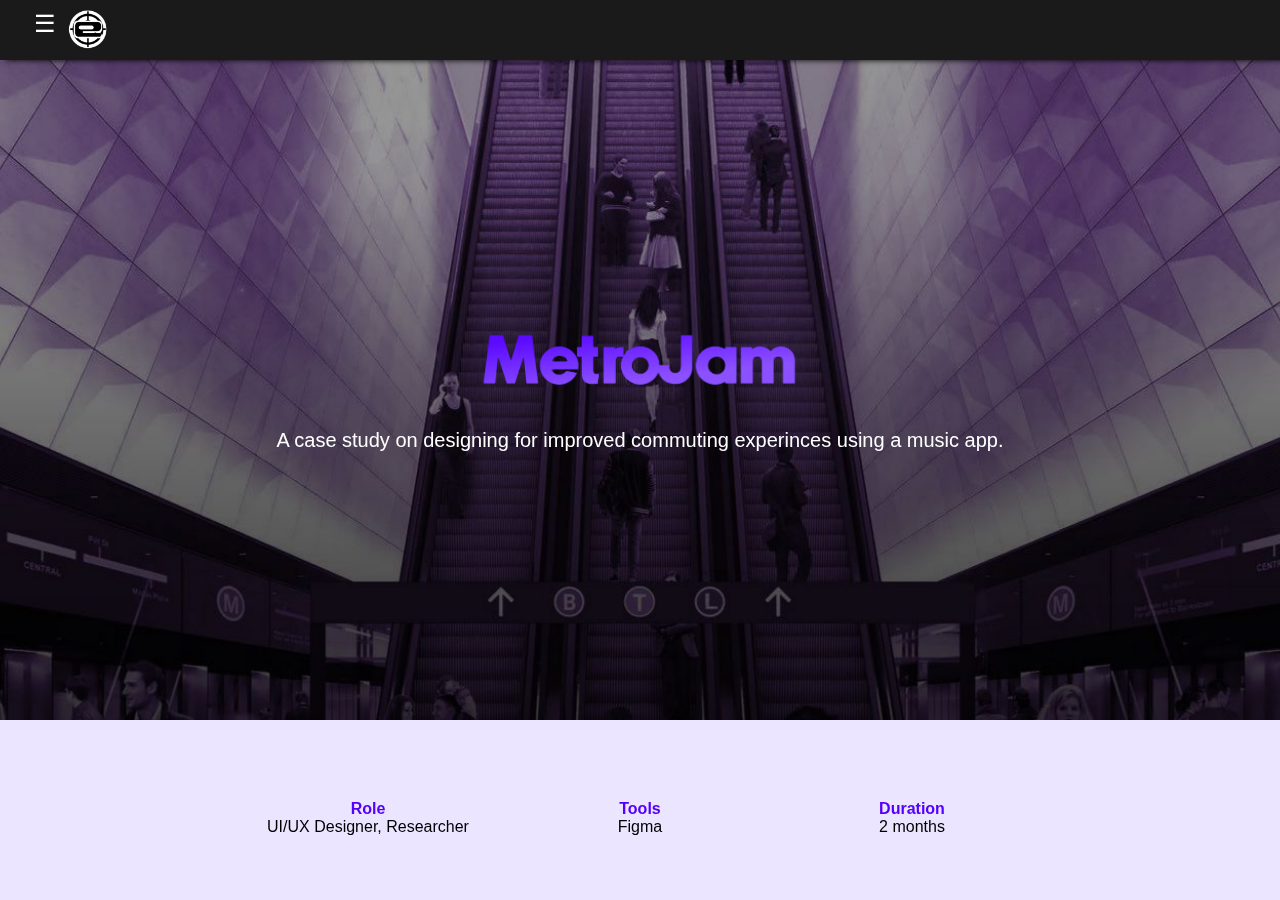
<file: metrojam.html>
<!DOCTYPE html>
<html lang="en">
    <head>
        <meta name="viewport" content="width=device-width, intial-scale=1">
        <title>MetroJam</title>
        <link rel="icon" href="/images/favicon.ico">
        <link rel="stylesheet" href="styles.css">
        <script defer src="metrojam.js"></script>
        <script src="index.js"></script>
    </head>
    <body class="hide">
        <div id="nav-bar">
            <div>
                <span id="hamburger" onclick="openMenu()"> &#9776; </span>
            </div>
            <div>
                <img id="logo" src="images/e.png" alt="Logo with the letter 'E'" onclick="window.open('index.html', '_self')">
            </div>
        </div>

        <div id="sideMenu" class="sidemenu">
            <a class="closebtn" onclick="closeMenu()"> &times; </a>
            <a href="index.html">Home</a>
            <a href="resume.html">Resume</a>
        </div>

        <div class="wrapper">
            <div class="para-header">
                <img src="/images/station.jpeg" class="background">
                <img id="metro-jam-logo" src="images/metrojam-logo.png">
                <!-- <h1 class="image-text-purple">MetroJam</h1> -->
                <p class="header-text">A case study on designing for improved commuting experinces using a music app.</p>
            </div>
            <div class="purple">   
                <div class="dragon-three-container">
                    <p>
                        <b class="purple-text">Role</b>
                        <br>
                        UI/UX Designer, Researcher
                    </p>
                    <p>
                        <b class="purple-text">Tools</b>
                        <br>
                        Figma
                    </p>
                    <p>
                        <b class="purple-text">Duration</b>
                        <br>
                        2 months
                    </p>
                    <br><br>
                </div>
                <img id="jam-intro-phones" src="images/jam-banner.png">
                <br><br><br><br>
                <hr class="purple-divider">
                <br>
                <div class="single-container">
                    <p class="center-left-align">
                        <br><br>
                        <b class="purple-title">Introduction</b><br><br>
                        This case study encompasses the concept of supporting better experiences for commuting. That is, the overarching objective 
                        was to design a digital solution that supports positive or desirable user experiences in the context of commuting. To approach 
                        this, my design team and I decided that the most appropriate demographic to target was young adult commuters. Particularly, 
                        we targeted young adults who would regularly travel via trains, with typical trips lasting up to an hour. <br><br>
    
                        This target demographic was chosen as it best demonstrates the dullness of a typical commuting experience, with long
                        travel times encouraging young adults to look towards utilising digital solutions to improve their monotonous experience. 
                        Ultimately, as commuting is a pivotal aspect for many people, it is essential to design for desirable user 
                        experiences for individuals whilst they travel. In doing so, commuters will be influenced to maintain a more positive 
                        attitude and outlook whilst travelling on the train, which can extend to other aspects of a commuter’s daily life.
                    </p>
                </div>
            </div>
            <div class="white-bg">
                <br><br>
                <div class="single-container">
                    <p class="center-left-align">
                        <b class="purple-title">My Role</b><br><br>
                        My main roles for this project included being a user researcher and one of the key contributors to the user-experience 
                        evaluation process, which involved roleplaying as the user persona and conducting experience prototyping. Through my 
                        contributions, the team was able to produce a believable persona that depicted a typical young adult commuter, as well 
                        as collect key information from user experience journals to improve the various prototypes that we had developed. 
                        Artefacts showcased include my contributions to the final project as well as my prototype concepts that were not 
                        included within the final deliverables but are demonstrated to further explore my thought processes as a designer.
                        <br><br>
                        The following skills that were used for this project will be explored:
                        <br><br>
                        <b>
                        User Research<br>
                        Wireframing<br>
                        Prototyping<br>
                        </b>
                    </p>  
                    <br><br>
                </div>
            </div>
            <div class="purple-gradient">
                <div class="single-container">
                    <h1 class="purple-heading">User Research</h1>
                    <br><br>
                    <img id="persona" src="images/persona.jpg">
                    <br><br>
                    <p class="center-text">
                        The user persona I created for the design team showcases how I am able to effectively interpret user research data 
                        to present key knowledge of a target demographic. In doing so, I provided the team with an artefact that collects 
                        the key insights of the interviews we conducted, representing characteristics, circumstances and aspects that relate 
                        to commuting experiences.
                    </p>
                    <img class="dots" src="images/dots.png">
                </div>
                <div class="container">
                    <img class="medium-image" src="images/technology.png">
                    <p class="padding-right">
                        <br>
                        Technology and its use whilst commuting was a prominent topic that the majority of interviewees discussed. 
                        Therefore, it was apparent that it was beneficial to be included within the persona. In doing so, invaluable insight 
                        into digital solution opportunities is gathered. Using interview data, the consensus was that the interviewee would 
                        have their mobile device readily accessible whilst on the train and take quick glances at the train TV to check the 
                        stations. Through this, I deduced that I could use the train carriage’s environment and mobile devices as an 
                        opportunity to improve commuting experiences.
                    </p>
                    <br><br>
                </div>
                <div class="container">
                    <p class="padding-left">
                        <br><br>
                        To adequately pinpoint user needs, I decided that generalising and representing the target audience’s goals was 
                        necessary. Interview participants stated their desires to kill time and remain settled as they travel. With music 
                        listening being the common solution to this desire, I felt that including it within the persona was crucial to 
                        accurately identifying commuter preferences.
                    </p>
                    <img id="goals" src="images/goals.png">
                    <br><br>
                </div>
                <div class="container">
                    <img id="frustrations" src="images/frustrations.png">
                    <p class="padding-right">
                        <br>
                        My perception of the user data was that participants would become easily agitated by mild changes in 
                        their commutes. It seemed that, due to the lack of a distraction or something to ease their mind, commuters 
                        would become restless over things such as slower train paces and overhearing other people's conversations. 
                        By outlining these typical frustrations, greater opportunity to identify solutions to the pain points that 
                        an everyday commuter likely experiences are uncovered. 
                    </p>
                </div>
            </div>
            <div class="dark-purple">
                <div class="single-container">
                    <img class="black-dots" src="images/blackdots.png">
                    <img id="journey-map"src="images/journey.png">
                    <p class="center-text-white">
                        User research was further manipulated to produce a high-level journey map that demonstrates experiences that 
                        the target demographic would typically encounter when commuting. My aim when creating this artefact was to 
                        allow my team to ideate as many design solutions as possible by exploring various stages of a commuter's journey 
                        and identifying any pain points.
                    </p>
                </div>
                <div class="single-container">
                    <img class="number-circle" src="images/1.png">
                    <h2 class="journey-text">
                        Clear Actions, Thoughts and Emotions
                    </h2>
                    <p class="center-text-white">
                        I reflected the typical actions, thoughts and emotions represented from our user data results into 
                        a succinct timeline that details the average commuting experience. When deciding on what content was to be used
                        for this section, I ensured that each dot point was beneficial to detailing possible pain points and design 
                        opportunities before, during and after a train ride, whilst also maintaining a clear, step-by-step timeline. 
                    </p>
                </div>
                <div class="single-container">
                    <img class="number-circle" src="images/2.png">
                    <h2 class="journey-text">
                        Insightful Technology Use and Influencing Factors
                    </h2>
                    <p class="center-text-white">
                        By including technology use based on user research data, I am able to deduce the digital mediums that I can 
                        use to produce a digital solution, fast-tracking the ideation process. That is, using mobile phones was a 
                        popular activity within the user research data, and therefore producing a solution that is easily accessible 
                        by phones may be a good idea. Showcasing major factors that influenced the typical commuting experience allowed 
                        me to easily distinguish aspects that need to be addressed, which is vital to develop an adequate digital solution. 
                    </p>
                </div>
                <div class="single-container">
                    <img class="number-circle" src="images/3.png">
                    <h2 class="journey-text">
                        Diverse Design Opportunities
                    </h2>
                    <p class="center-text-white">
                        Shows that I am able to break down user research data to provide my team with design opportunities that can address 
                        the pain points discovered within the journey map. Not only does this aid the ideation process of brainstorming what 
                        can be produced in relation to the design brief, but it also makes connections with the other aspects of the journey 
                        map to show how these ideas can improve commuting experiences. When forming this section, I made sure to take into 
                        account the previous segments to provide the most suitable and relevant design ideas. 
                    </p>
                    <img class="dots" src="images/whitedots.png">
                    <br><br><br>
                    <p class="center-text-white">
                        After analysing and discussing the user research data with the team, it was decided that the design solution was to 
                        involve music as the primary focus due to its popularity within interviews and its accessibility among the target 
                        audience. In addition to this, a social aspect was integrated as commuters tend to text whilst travelling.
                    </p>
                </div>
                <br><br><br>
            </div>
            <div>
                <img id="train" src="images/train.jpg">
                <div class="single-container">
                    <h1 class="purple-heading">Wireframing</h1>
                    <p class="center-text">
                        When deciding my approach to building a low-fidelity wireframe of MetroJam, I had to consider how to best structure the 
                        application to accomodate for these key themes of music and socialising. Among others, the homepage, chat and favourites 
                        screen were sketched with this in mind and explored below.  
                    </p>
                    <img id="wireframe" src="images/wireframe1.png">
                    <p class="center-text">
                        My approach to the home screen was to provide quick access to the content that users would want to see the most. Therefore,
                        music that was currently playing was the first element on the page, with upcoming songs beneath it. The 'Discover' section
                        provides greater opportunity to delve into new music and refresh the commuter's listening experience. <br><br>

                        By implementing a 'Chat' screen, users can kill further time by socialising with other commuters within the same train.
                        Whether it be to discuss the song that is currently playing or general conversation, this page would cater for those
                        that like to message others whilst commuting. 
                    </p>
                </div>
                <div class="single-container">
                    <img id="favourites" src="images/favourites.png">
                    <p class="center-text">
                        The 'Favourites' page was implemented with the intention of providing a pleasant and uninterrupted listening experience 
                        during commutes. With its quick accessibility via the bottom navigation bar, users can easily locate and return to music 
                        that they have enjoyed whilst using the app, eliminating frustrations such as having to memorise a song’s title or an
                        artist's name.
                    </p>
                    <img class="dots" src="images/dots.png">
                    <br><br>
                </div>
            </div>

            <div class="purple">
                <div class="single-container">

                    <h1 class="purple-heading">Prototyping</h1>
                    <p class="center-text">
                        Various prototyping was constructed during the design process, taking into account the feedback received from usability
                        testing as well as from internal discussions with the team. The following artefact was a high-fidelity prototype that I
                        personally created during this process. 
                    </p>
                </div>
                <div class="three-container">
                    <p id="homepage-text-left">
                        <b class="purple-title-medium">Collaborative Listening</b><br><br>
                        Within the home screen, the “Up Next” segment allows users to instantly view all the songs that other commuters 
                        have shared, with the “X” buttons providing an opportunity for collaboration to provide the best listening experience 
                        possible, whilst also providing users with a sense of control and freedom to exclude songs that they dislike. 
                    </p>
                    <img id="homepage" src="images/mock.png">
                    <p id="homepage-text-right">
                        <b class="purple-title-medium">Music Discovery</b><br><br>
                        Select interviewees that listened to music whilst commuting outlined that sometimes they run out of music to listen 
                        to, and I address this by implementing a “Discover” section that showcases artists that have been trending among other 
                        MetroJam users. 
                    </p>
                </div>
                <div class="single-container">
                    <p class="center-text">
                        <b class="purple-title-medium">Now Playing</b><br><br>
                        Deliberately placed around the region where users would rest their thumb, the "Now Playing" element is a persistent
                        button that allows the user to view the song that is currently playing. This was deliberately placed at the 
                        forefront of the screen for more efficent and usable interactions, after usability testing participants concluded that 
                        its previous positioning could be improved upon.
                        <br><br>
                    </p>
                </div>
                <div class="container">
                    <div class="single-container">
                        <p id="playing-padding-left">
                            The social aspect of commuting that was detailed in the user research was another element that I wanted to 
                            address in this prototype. Specifically, I made sure to capitalise on opportunities that would promote commuter 
                            interactions in the MetroJam app, as shown by the chat box at the bottom of the expanded “Now Playing” screen. 
                            I felt that this would be a great addition to this screen as not only does it provide quick access to the Chat 
                            page, but it also provides users with live reactions to the song that is currently playing without ever having 
                            to leave the “Now Playing” screen by previewing the latest message. 
                        </p>
                        <img id="now-playing-dots" src="images/dots.png">
                    </div>
                    <img id="playing" src="images/playing.png">
                </div>
            </div>
            <div class="purple-gradient">
                <div class="single-container">
                    <p class="center-text">
                        Ultimately, this project aims to enhance the commuting experience of a typical young adult by targeting pain 
                        points such as tedious travel times, distracting surroundings, and boredom. By simply scanning or entering 
                        a QR code provided within train carriages into the MetroJam app, users can sit back and jam to trendy tunes 
                        and new genres that fellow commuters are listening to. If a user decides that they want to keep using their 
                        phone as they travel, they can freely discuss the music and other related topics with other MetroJam users on 
                        their train using the Chat feature. 
                    </p>
                </div>
                <br><br><br><br><br>
            </div>
            <div class="white-bg">
                <img id="banner" src="images/banner.png">
                <br><br>
            </div>
            <div class="footer">
                <img id="icon-mj" src="images/name-logo.png">
                <p id="center-logo-text">&#169 2025/p>
                <br><br>
            </div>
        </div>
        
    </body>
</html>
</file>
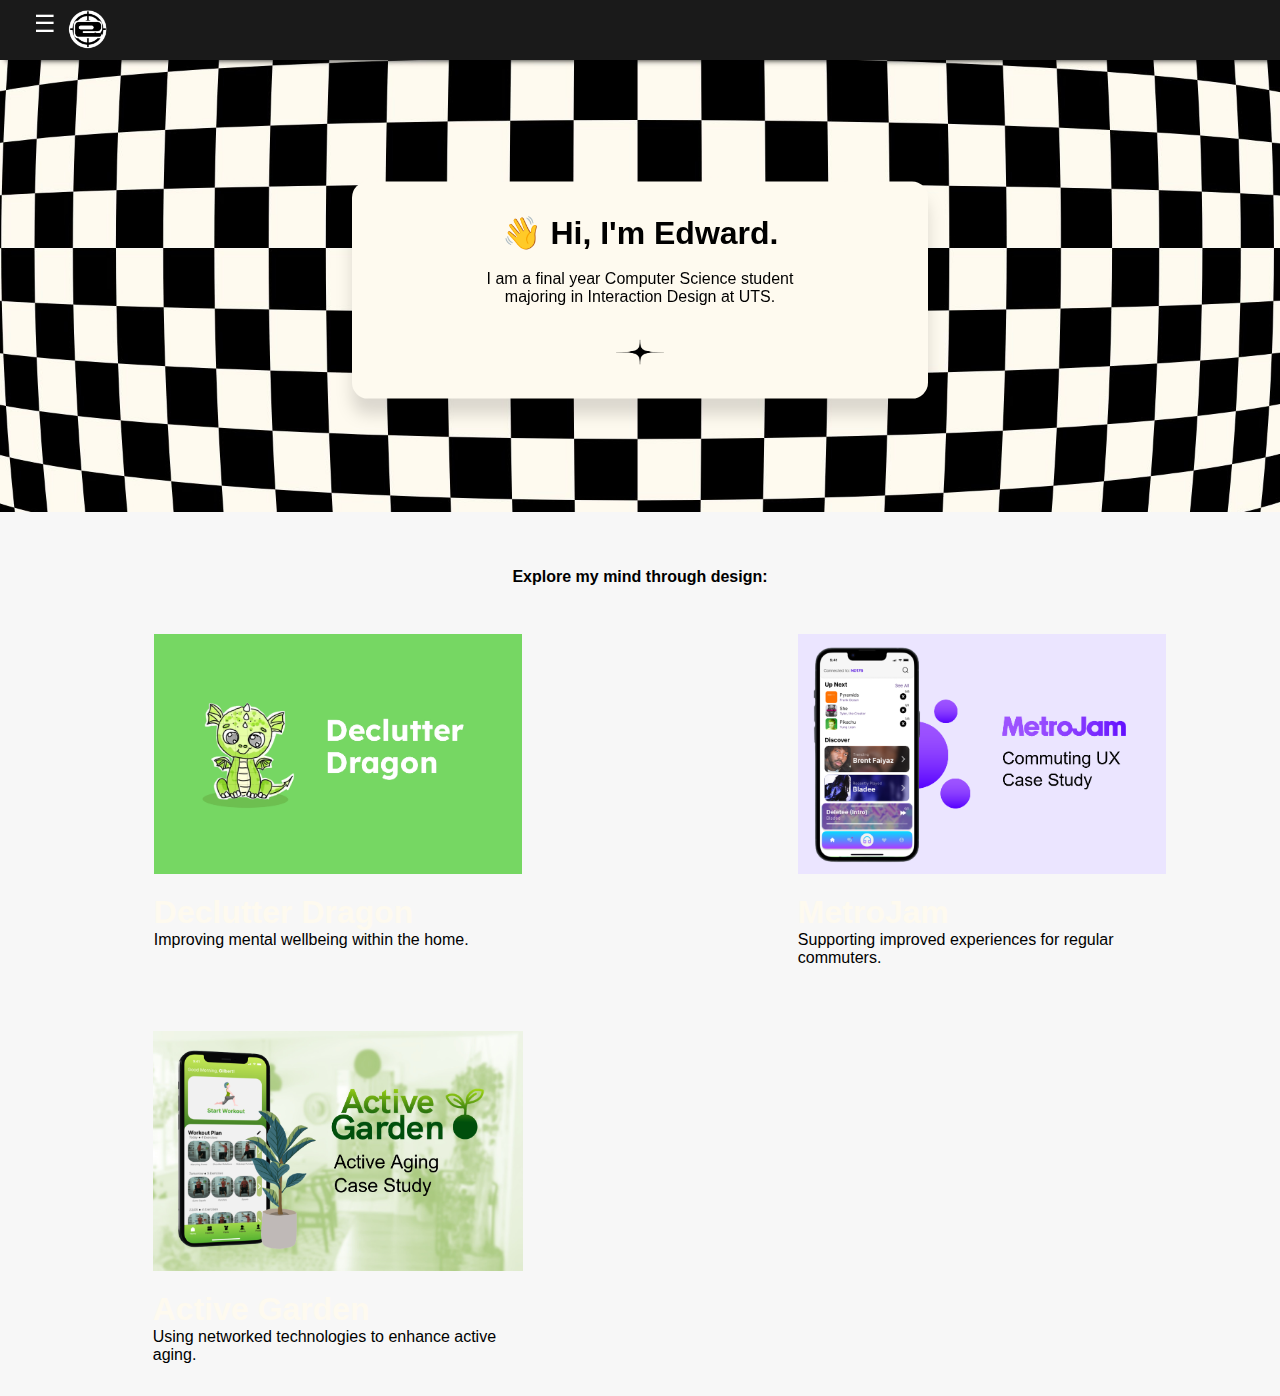
<file: old-index.html>
<!DOCTYPE html>
<html lang="en">
    <head>
        <meta name="viewport" content="width=device-width, intial-scale=1">
        <title>Home</title>
        <link rel="icon" href="/images/favicon.ico">
        <link rel="stylesheet" href="styles.css">
        <script defer src="metrojam.js"></script>
        <script src="index.js"></script>
    </head>
    <body>
        <div id="nav-bar">
            <div>
                <span id="hamburger" onclick="openMenu()"> &#9776; </span>
            </div>
            <div>
                <img id="logo" src="images/e.png" alt="Logo with the letter 'E'" onclick="window.open('index.html', '_self')">
            </div>
        </div>

        <div id="sideMenu" class="sidemenu">
            <a class="closebtn" onclick="closeMenu()"> &times; </a>
            <a class="sidebar-item"href="index.html">Home</a>
            <a href="resume.html">Resume</a>
        </div>
        <div>
            <div id="warp-background">
                <img id="checkered" src="images/warp-crop.jpg">
                <div class="white-box-on-image">
                    <div id="header-text"><b id="warp-header-text">&#128075; Hi, I'm Edward.</b> <br><br>
                        I am a final year Computer Science student<br>
                        majoring in Interaction Design at UTS.
                    </div>
                    <img id="star" src="images/star.png">
                </div>
                
            </div>
        </div>
  
        <br><br>
        <p class="heading-description"><b>Explore my mind through design:</b></p>
        <div>
            <ul>
                <div class="portfolio-list">
                    <div>
                        <img class="portfolio-image" src="images/dragon.jpg" alt="Declutter Dragon app for my capstone project" onclick="window.open('declutter-dragon.html', '_self')">
                        <p><a href="declutter-dragon.html"><b class="image-title">Declutter Dragon</b></a><br>
                            Improving mental wellbeing within the home.
                        </p>
                    </div>
                    <div>
                        <img class="portfolio-image" src="images/metro.png" alt="MetroJam app for a commuting UX case study" onclick="window.open('metrojam.html', '_self')">
                        <p><a href="metrojam.html"><b class="image-title">MetroJam</b></a><br>
                            Supporting improved experiences for regular <br>commuters.
                        </p>
                    </div>
                    <div>
                        <img class="portfolio-image" src="images/activegardenimage.png" alt="Plant Care app for active aging" onclick="window.open('active-garden.html', '_self')">
                        <p><a href="active-garden.html"><b class="image-title">Active Garden</b></a><br>
                            Using networked technologies to enhance active<br> aging.
                        </p>
                    </div>
                </div>
            </ul>
        </div>
    </body>
    <!-- <footer class="footer">
        <img class="icon" src="images/mindindesign.png">
        <p class="center-text">&#169 2024</p>
        <br><br>
    </footer> -->
</html>
</file>
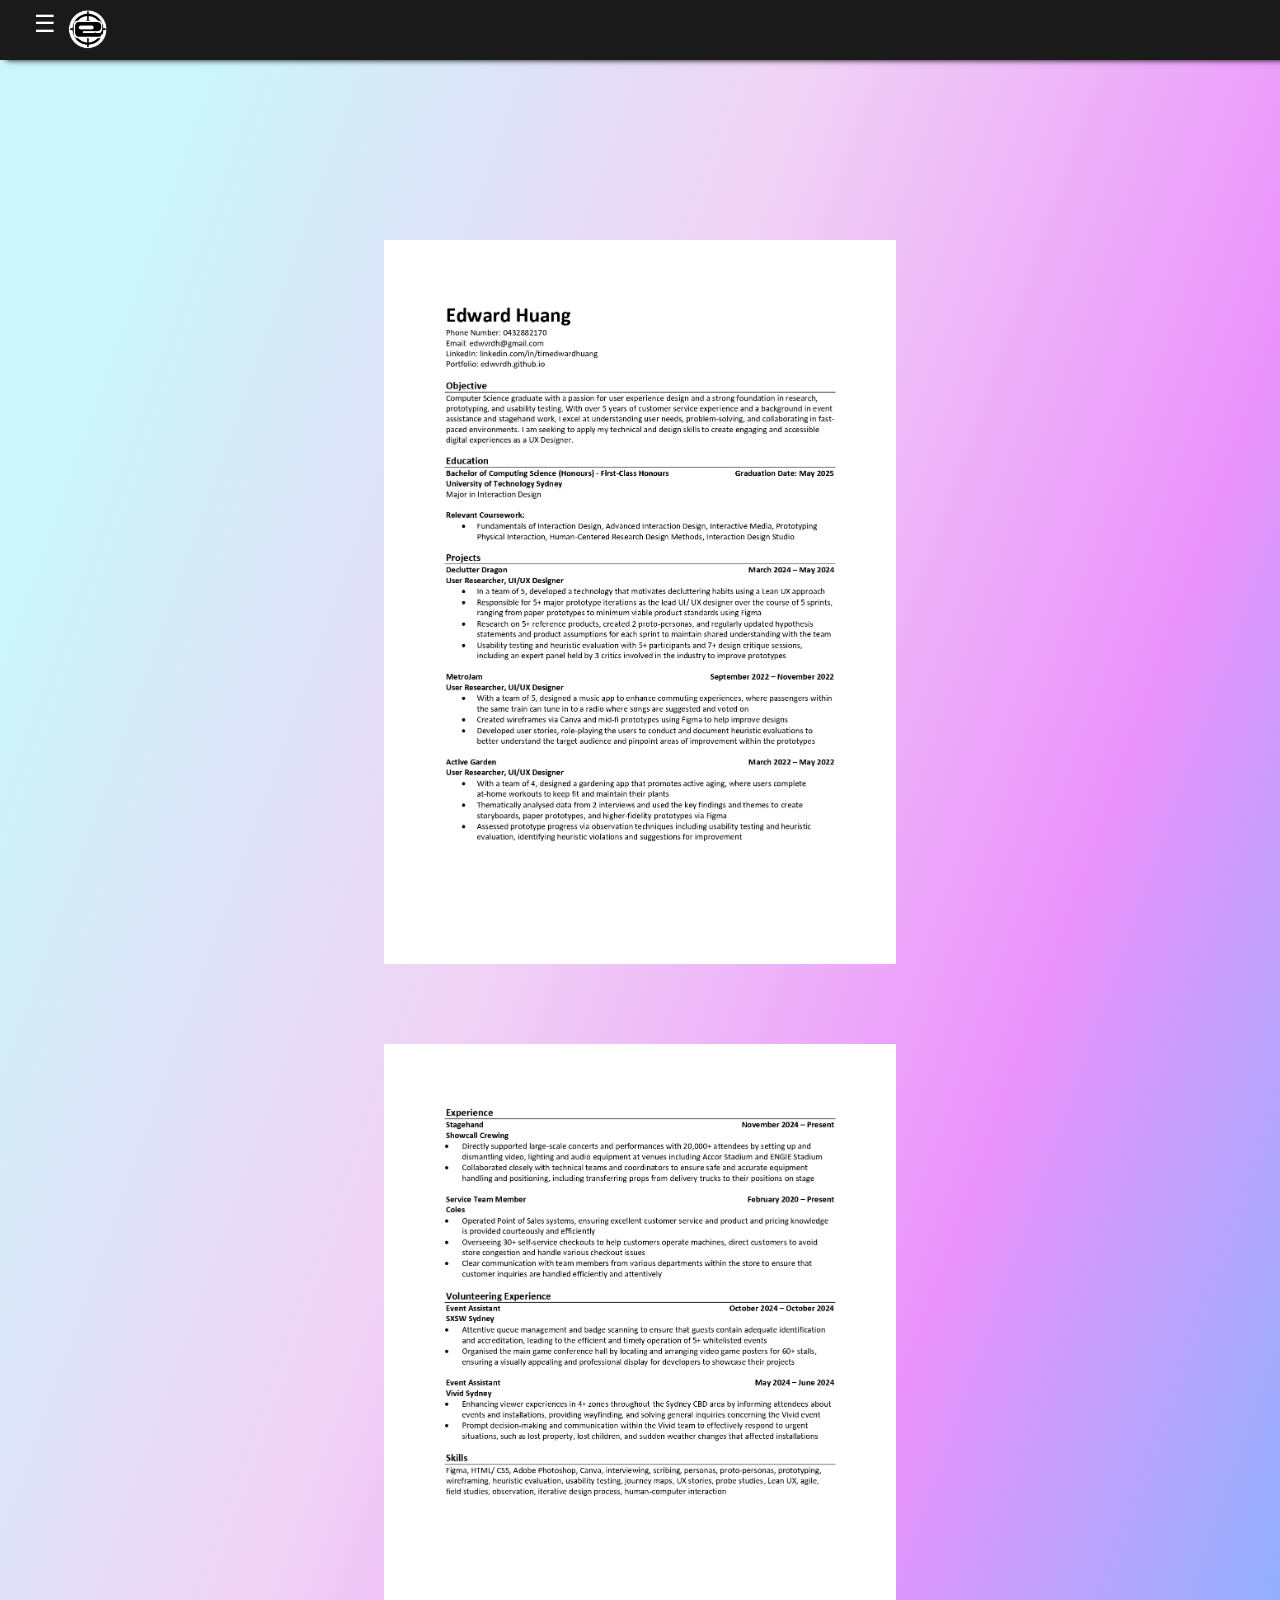
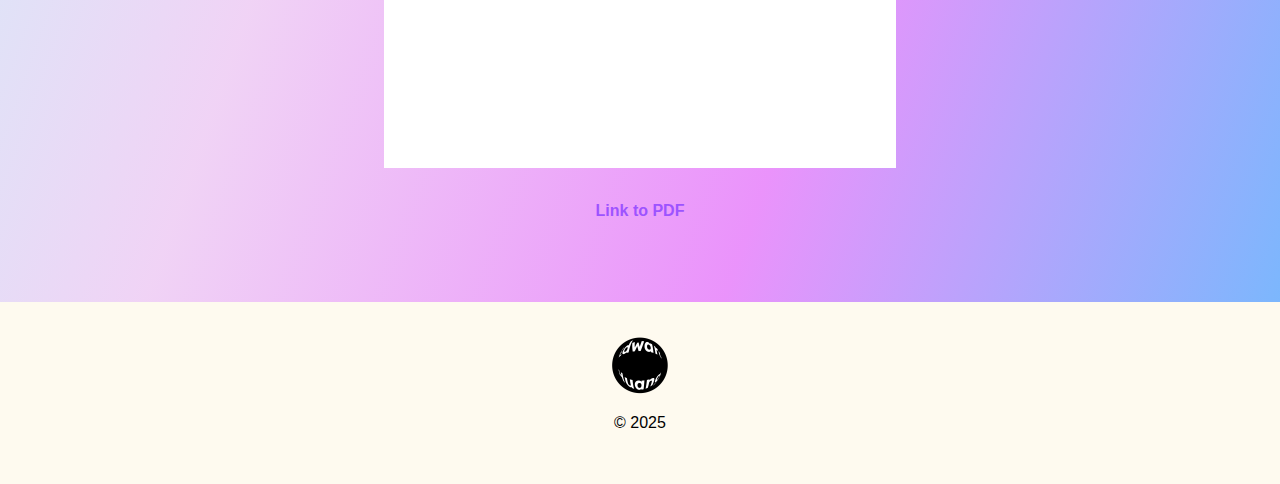
<file: resume.html>
<!DOCTYPE html>
<html lang="en">
    <head>
        <meta name="viewport" content="width=device-width, intial-scale=1">
        <title>Resume</title>
        <link rel="icon" href="/images/favicon.ico">
        <link rel="stylesheet" href="styles.css">
        <script src="index.js"></script>
    </head>
    <body>
        <div id="nav-bar">
            <div>
                <span id="hamburger" onclick="openMenu()"> &#9776; </span>
            </div>
            <div>
                <img id="logo" src="images/e.png" alt="Logo with the letter 'E'" onclick="window.open('index.html', '_self')">
            </div>
        </div>

        <div id="sideMenu" class="sidemenu">
            <a class="closebtn" onclick="closeMenu()"> &times; </a>
            <a href="index.html">Home</a>
            <a href="resume.html">Resume</a>
        </div>
        <div class="gradient">
            <img id="resume" src="images/resume-1.jpg">
            <img id="resume" src="images/resume-2.jpg">
            <br>
            <p class="center-text">
                <a class="link" href="https://drive.google.com/file/d/1RS4JUW-SlVAGyJ8rmBsOPcVWaZj0FRME/view?usp=sharing" target="_blank">Link to PDF</a>
            </p>
            <br>
        </div>
    </body>
    <footer>
        <img class="icon" src="images/name-logo.png">
        <p class="center-text">&#169 2025</p>
        <br><br>
    </footer>
</html>
</file>
<file: styles.css>
body {
    font-family: Arial, Helvetica, sans-serif;
    margin: 0;
    padding: 0;
    /* background-color: rgb(38, 38, 38); */
    /* color: rgb(223, 223, 223); */
    background-color: rgb(247, 247, 247);
} 

.off-white {
    background-color: #FEFAEF;
}

.gradient {
    background-image: linear-gradient( 109.6deg,  rgba(112,246,255,0.33) 11.2%, rgba(221,108,241,0.26) 42%, 
    rgba(229,106,253,0.71) 71.5%, rgba(123,183,253,1) 100.2% );
    padding-top: 10em;
    padding-bottom: 3em;
 }

.arrow {
    display: block;
    width: 2em;
    height: auto;
    margin-left: auto;
    margin-right: auto;
 }

 #explore {
    display: block;
    width: 15em;
    height: auto;
    margin-left: auto;
    margin-right: auto;
    padding-bottom: 1em;
 }

.hide {
    overflow-y: hidden;
}

a {
    color: black;
    text-decoration: none;
}

.sidemenu {
    height: 100%;
    width: 0;
    position: fixed;
    z-index: 1;
    top: 0;
    left: 0;
    background-color: #111;
    overflow-x: hidden;
    transition: 0.5s;
    padding-top: 60px;
    font-size: 1em;
  }
  
.sidemenu a {
    padding: 8px 8px 8px 32px;
    text-decoration: none;
    color: grey;
    display: block;
    font-size: 1.5em;
}

.dropdown-container {
    display: none;
    padding-left: 8px;
    font-size: 0.75em;
    color: #111;
}

.dropdown_btn {
    padding: 6px 8px 6px 16px;
    text-decoration: none;
    color: #818181;
    display: block;
    border: none;
    background: none;
    width: 100%;
    text-align: left;
    padding-left: 1.3em;
    cursor: pointer;
    outline: none;
    font-size: 1.5em;
}

.active {
    background-color:#FF924E;
    color: black;
}
  
.sidemenu a:hover {
    color: white;
}
  
.sidemenu .closebtn {
    position: absolute;
    top: 0;
    font-size: 35px;
}


.heading-title {
    text-align: center;
    padding-top: 2em;
}

.heading-description {
    text-align: center;
}

.image-title {
    font-size: 2em;
    cursor: pointer;
    color: #FEFAEF;
}

.portfolio-list {
    padding-top: 2em;
    justify-items: center;
    display: grid;
    grid-template-columns: 1fr 1fr;
    grid-gap: 3em;
}

.portfolio-list .portfolio-image {
    width: auto;
    height: 15em;
    cursor: pointer;
}

.center-text {
    text-align: center;
    padding-left: 20em;
    padding-right: 20em;
}

.center-text-less-padding {
    text-align: center;
    padding-left: 20%;
    padding-right: 20%;
}

.middle-text {
    padding-left: 20%;
    padding-right: 20%;
}

.center-text-white {
    text-align: center;
    padding-left: 20em;
    padding-right: 20em;
    color: white;
}

.three-container {
    opacity: 0;
    transition: all 1s;
    filter: blur(0.1em);
    display: grid;
    grid-template-columns: 1fr 1fr 1fr;
    grid-gap: 1em;
    padding-top: 2em;
}

.dragon-three-container {
    opacity: 0;
    transition: all 1s;
    filter: blur(0.1em);
    display: grid;
    grid-template-columns: 1fr 1fr 1fr;
    grid-gap: 1em;
    padding-top: 2em;
    text-align: center;
    padding-left: 15em;
    padding-right: 15em;
}

.container {
    opacity: 0;
    transition: all 1s;
    filter: blur(0.1em);
    display: grid;
    grid-template-columns: 1fr 1fr;
    grid-gap: 1em;
    padding-top: 2em;
    padding-bottom: 2em;
}

.boxes-container {
    opacity: 0;
    transition: all 1s;
    filter: blur(0.1em);
    display: grid;
    grid-template-columns: 1fr 1fr;
    padding-top: 1em;
    padding-bottom: 2em;
    margin-left: 12.5em;
    margin-right: 12.5em;
}

.single-container {
    opacity: 0;
    transition: all 1s;
    filter: blur(0.1em);
    display: grid;
    grid-template-columns: 1fr;
    padding-top: 2em;
    padding-bottom: 2em;
}

.four-container {
    opacity: 0;
    transition: all 1s;
    filter: blur(0.1em);
    display: grid;
    grid-template-columns: 1fr 1fr 1fr 1fr;
    padding-top: 2em;
    padding-bottom: 2em;
}

.white {
    color: #f9f9f9;
}

.off-white-text {
    color: #FEFAEF;
}

.wrapper {
    height: 100vh;
    overflow-y: auto;
    overflow-x: hidden;
    perspective: 10px;
}

.header {
    font-size: 2em;
}

.para-header {
    position: relative;
    display: flex;
    justify-content: center;
    align-items: center;
    height: 80%;
    transform-style: preserve-3d;
    z-index: -1;
}

.background {
    position: absolute;
    height: 100%;
    width: auto;
    object-fit: cover;
    z-index: -1;
    transform: translateZ(-10px) scale(2);
}

.plant-background {
    position: absolute;
    height: auto;
    width: 100%;
    object-fit: cover;
    z-index: -1;
    transform: translateZ(-10px) scale(2.2);
}

.heading-container {
    position: relative;
    text-align: center;
    color: white;
}

.fit-width {
    width: 100%;
    height: auto;
    margin-top: 2em;
}

.grey-text {
    color: rgba(67, 67, 67, 0.523);
}

.image-text {
    font-size: 1em;
    position: absolute;
    top: 50%;
    left: 50%;
    transform: translate(-50%, -50%);
}

.centered-text {
    left: 50%;
}
  
.image-text-purple {
    font-weight: bold;
    font-size: 60px;
    color: #5500FF;
    background: -webkit-linear-gradient(#9D53FF, #5500FF);
    -webkit-background-clip: text;
    -webkit-text-fill-color: transparent;
}

.show {
    opacity: 1;
    filter: blur(0);
}

.line {
    width: 10%;
}

.white-box {
    width: 60%;
    display: block;
    margin-left: auto;
    margin-right: auto;
    position: relative;
    background-color: white;
    padding: 3em;
    border-radius: 1em;
    filter: drop-shadow(0 1em 0.5em rgba(0, 0, 0, 0.136));
}

.two-white-box {
    width: 70%;
    display: block;
    margin-left: auto;
    margin-right: auto;
    position: relative;
    background-color: white;
    padding: 2em;
    border-radius: 1em;
    filter: drop-shadow(0 1em 0.5em rgba(0, 0, 0, 0.136));
}

.dark-box {
    width: 60%;
    display: block;
    margin-left: auto;
    margin-right: auto;
    position: relative;
    background-color: rgb(44, 44, 44);
    padding: 3em;
    border-radius: 1em;
    filter: drop-shadow(0 1em 0.5em rgba(0, 0, 0, 0.136));
}

.green-box {
    width: 60%;
    display: block;
    margin-left: auto;
    margin-right: auto;
    position: relative;
    background-color: #116900;
    padding: 3em;
    border-radius: 1em;
    filter: drop-shadow(0 1em 0.5em rgba(0, 0, 0, 0.136));
}

.smaller-green-box {
    width: 40%;
    display: block;
    margin-left: auto;
    margin-right: auto;
    position: relative;
    background-color: #116900;
    padding-top: 2em;
    padding-bottom: 1em;
    border-radius: 1em;
    filter: drop-shadow(0 1em 0.5em rgba(0, 0, 0, 0.136));
    color: #FEFAEF;
}

.white-box-on-image {
    width: 40%;
    display: block;
    position: absolute;
    background-color: #FEFAEF;
    top: 50%;
    left: 50%;
    margin-top: 2em;
    padding: 2em;
    border-radius: 1em;
    filter: drop-shadow(0 1em 0.5em rgba(0, 0, 0, 0.136));
    transform: translate(-50%, -50%);
    text-align: center;
}

.box {
    width: 60%;
    display: block;
    margin-left: auto;
    margin-right: auto;
    position: relative;
    text-align: center;

}

.italics-quote {
    display: block;
    font-style: italic;
    font-size: 3em;
    color: #FEFAEF;
    text-align: center;
    margin: auto;

}

.center-left-align {
    width: 65%;
    margin: auto;
}

.box-center-left-align {
    width: 65%;
    margin: auto;
}

.center-left-align-caption {
    padding-top: 1.5em;
    width: 40%;
    margin: auto;
    font-style: italic;
}

.subheading {
    font-size: 1.5em;
}

.green {
    background-color: #f3ffd6;
    padding-top: 2em;
    padding-bottom: 5em;
}

.cream {
    background-color: #fefaef;
}

.black-heading {
    font-size: 1.75em;
}

.green-title {
    font-size: 2em;
    color: #C9EC57;
    background: -webkit-linear-gradient(#C9EC57, #004F0D);
    -webkit-background-clip: text;
    -webkit-text-fill-color: transparent;
}

.green-sub-title {
    font-size: 1.5em;
    color: #C9EC57;
    background: -webkit-linear-gradient(#C9EC57, #004F0D);
    -webkit-background-clip: text;
    -webkit-text-fill-color: transparent;
}


.purple {
    background-color: rgb(235, 229, 255);
    padding-top: 2em;
    padding-bottom: 5em;
}

.purple-gradient {
    background-color: rgb(235,229,255);
    background: linear-gradient(180deg, rgba(235,229,255,1) 0%, rgba(145,112,255,1) 100%);
}

.dark-purple {
    background-color: rgba(145,112,255,1);
}

.purple-white {
    background-color: white;
    background: linear-gradient(180deg, rgba(145,112,255,1) 0%, white 100%);
}

.purple-title {
    font-size: 2em;
    color: #5500FF;
    background: -webkit-linear-gradient(#9D53FF, #5500FF);
    -webkit-background-clip: text;
    -webkit-text-fill-color: transparent;
}

.purple-title-medium {
    font-size: 1.5em;
    color: #5500FF;
    background: -webkit-linear-gradient(#9D53FF, #5500FF);
    -webkit-background-clip: text;
    -webkit-text-fill-color: transparent;
}

.purple-heading {
    color:#5500FF;
    text-align: center;
}

.purple-text {
    color:#5500FF;
}

.white-heading {
    color: white;
    text-align: center;
}

.portfolio-button {
    background-color: #04AA6D;
    border-radius: 0.75em;
    color: white;
    padding: 0.75em 1.5em;
    text-align: center;
    text-decoration: none;
    display: inline-block;
    font-size: 0.9em;
    transition-duration: 0.4s;
    cursor: pointer;
}

.button1 {
    background-color: rgb(44, 44, 44); 
    color: rgba(237, 149, 255, 0.71); 
    border: 0.1em solid rgba(237, 149, 255, 0.71); 
  }
  
  .button1:hover {
    background-color: rgba(237, 149, 255, 0.71); 
    color: white;
  }

.number-circle {
    display: block;
    width: 10%;
    height: auto;
    margin-left: auto;
    margin-right: auto;
}

.journey-text {
    text-align: center;
    color: white;

}

.padding-left {
    padding-left: 10em;
}

.padding-left-white {
    padding-left: 10em;
    color: white;
}

.padding-right {
    padding-right: 10em;
}

.padding-right-white {
    padding-right: 10em;
    color: white;
}

.dark-green {
    color: #116900;
}

.dark-green-heading {
    color: #116900;
    font-size: 1.75em;
}

.gradient-background {
    background-color: #c3eaff;
    background: linear-gradient(to right, #c3eaff 0%, #daf4e9 50%, #f1fcc1 100%);
    padding-top: 5em;
    padding-bottom: 5em;
}

.image {
    width: auto;
    height: 25em;
    padding-left: 10em;
}

.medium-image {
    width: auto;
    height: 15em;
    padding-left: 10em;
}

.image-left {
    width: auto;
    height: 25em;
    padding-left: 10em;
    float: left;
}

.white-bg {
    background: white;
}

.dots {
    display: block;
    width: 5%;
    height: auto;
    margin-left: auto;
    margin-right: auto;
    padding-top: 3em;
}

.black-dots {
    display: block;
    width: 5%;
    height: auto;
    margin-left: auto;
    margin-right: auto;
    padding-top: 3em;
}

.checkered-box {
    position: absolute; 
    top: 0; 
    right: 0;
}

.box-in-image {
    float: center; 
    position: relative;
}

#apps {
    width: 80%;
    margin-left: auto;
    margin-right: auto;
    display: block;
}

#checkered {
    padding-top: 3em;
    width: 100%;
}

#dragon-intro-phones {
    display: block;
    width: 65%;
    height: auto;
    margin-left: auto;
    margin-right: auto;
    border-radius: 1.5em;
}

#jam-intro-phones {
    display: block;
    width: 45%;
    height: auto;
    margin-left: auto;
    margin-right: auto;
    border-radius: 1em;
}

#refined-mid-fi {
    display: block;
    width: 65%;
    height: auto;
    margin-left: auto;
    margin-right: auto;
    border-radius: 1em;
}

#mid-frames {
    display: block;
    width: 50%;
    height: auto;
    margin-left: auto;
    margin-right: auto;
}

#first-prototype {
    display: block;
    width: 70%;
    height: auto;
    margin-left: auto;
    margin-right: auto;
}

.reference-image {
    display: block;
    width: 60%;
    height: auto;
    margin-left: auto;
    margin-right: auto;
}

.mid-fi-screen {
    padding-top: 4em;
    display: block;
    width: 62%;
    height: auto;
    margin-left: auto;
    margin-right: auto;
}

#mvp-frame {
    padding-top: 2em;
    display: block;
    width: 35%;
    height: auto;
    margin-left: auto;
    margin-right: auto;
}

.mvp-video {
    clip-path: inset(0.1em 1px);
    width: 30%;
    display: block;
    height: auto;
    margin-left: auto;
    margin-right: auto;
    padding-top: 4em;
}

.mvp-video-single {
    clip-path: inset(0.1em 1px);
    width: 30%;
    display: block;
    height: auto;
    margin-left: auto;
    margin-right: auto;
    padding-top: 4em;
}

.mvp-video-single {
    clip-path: inset(0.1em 1px);
    width: 40%;
    display: block;
    height: auto;
    margin-left: auto;
    margin-right: auto;
    padding-top: 4em;
}

.mvp-screen {
    padding-top: 4em;
    display: block;
    width: 55%;
    height: auto;
    margin-left: auto;
    margin-right: auto;
}

.features {
    display: block;
    width: 8%;
    height: auto;
    margin-left: auto;
    margin-right: auto;
}

.second-prototype {
    padding-top: 3em;
    display: block;
    width: 70%;
    height: auto;
    margin-left: auto;
    margin-right: auto;
}

.figma-prototype {
    padding-top: 3em;
    display: block;
    width: 70%;
    height: auto;
    margin-left: auto;
    margin-right: auto;
}

#questionnaire {
    padding-top: 3em;
    display: block;
    width: 60%;
    height: auto;
    margin-left: auto;
    margin-right: auto;
}

.proto {
    width: 80%;
    height: auto;
    margin-left: auto;
    margin-right: auto;
    filter: drop-shadow(0 1em 0.5em rgba(0, 0, 0, 0.136));
}

#center-logo-text {
    text-align: center;
    padding: 1em;
}

#warped {
    width: 100%;
}

#warp-header-text {
    font-size: 2em;
}

#small-dots {
    display: block;
    width: 3%;
    height: auto;
    margin-left: auto;
    margin-right: auto;
    padding-top: 3em;
}

#star {
    display: block;
    width: 10%;
    height: auto;
    margin-left: auto;
    margin-right: auto;
    padding-top: 2em;
}

.header-text {
    color: white;
    text-align: center;
    font-size: 1.25em;
    padding-top: 8em;
    position: absolute;
}

.link {
    color: #9D53FF;
    font-weight: bold;
}

.prototype {
    padding-top: 2em;
    justify-items: center;
    display: grid;
    grid-template-columns: 1fr 1fr;
    grid-gap: 1em;
}

.prototype-image {
    width: 50%;
}

#storyboard {
    display: block;
    width: 60%;
    height: auto;
    margin-left: auto;
    margin-right: auto;
}

.paper-prototype {
    display: block;
    width: 70%;
    height: auto;
    margin-left: auto;
    margin-right: auto;
}

.sub-title {
    font-size: 1.25em;
}

.box-text {
    font-size: 0.9em;
}

.box-text-center {
    text-align: center;
}

.declutter-dragon-bg {
    background-color: #76D863;
    padding-top: 2em;
}

.white-divider {
    border-top: 0.1em solid #f9f9f9;
    width: 40%;
    margin-left: auto;
    margin-right: auto;
    background-color: transparent;
}

.green-divider {
    border-top: 0.1em solid #148600;
    width: 40%;
    margin-left: auto;
    margin-right: auto;
    background-color: transparent;
}

.purple-divider {
    border-top: 0.1em solid #5500FF;;
    width: 40%;
    margin-left: auto;
    margin-right: auto;
    background-color: transparent;
}

.grey-divider {
    border-top: 0.1em solid #3f3f3f;
    width: 40%;
    margin-left: auto;
    margin-right: auto;
    background-color: transparent;
}

.divider {
    border-top: 0.1em solid black;
    width: 40%;
    background-color: transparent;
}

#warp-background {
    position: relative;
    text-align: center;
    color: black;
}

#warp {
    max-width: 100%;
    aspect-ratio: 1 / 0.4;
}

#active-garden-images {
    padding-top: 5%;
    display: block;
    width: 30%;
    height: auto;
    margin-left: auto;
    margin-right: auto;
}

#exercise-screen {
    display: block;
    width: 20%;
    height: auto;
    margin-left: auto;
    margin-right: auto;
}

#paper-prototype-small {
    display: block;
    width: 35%;
    height: auto;
    margin-left: auto;
    margin-right: auto;
}

#resume {
    padding-top: 5em;
    display: block;
    width: 40%;
    height: auto;
    margin-left: auto;
    margin-right: auto;
}

#metro-jam-logo {
    display: block;
    width: 25%;
    height: auto;
    margin-left: auto;
    margin-right: auto;
}

#banner {
    padding-top: 2em;
    display: block;
    width: 50%;
    height: auto;
    margin-left: auto;
    margin-right: auto;

}

#now-playing-dots {
    display: block;
    width: 10%;
    height: auto;
    margin-left: auto;
    margin-right: auto;
    padding-left: 10em;
}

#playing-padding-left {
    padding-left: 10em;
}

#playing {
    display: block;
    width: 50%;
    height: auto;
    margin-left: auto;
    margin-right: auto;
}

#homepage {
    display: block;
    width: 90%;
    height: auto;
    margin-left: auto;
    margin-right: auto;
}

#homepage-text-left {
    padding-left: 10em;
    margin-top: 5em;
}

#homepage-text-right {
    padding-right: 10em;
    margin-top: 13.5em;
}

#favourites {
    display: block;
    width: 30%;
    height: auto;
    margin-left: auto;
    margin-right: auto;
    padding-top: 5em;
    padding-bottom: 3em;
}

#train {
    width: 100%;
}

#wireframe {
    display: block;
    width: 40%;
    height: auto;
    margin-left: auto;
    margin-right: auto;
    padding-top: 5em;
    padding-bottom: 3em;
}

#journey-map {
    display: block;
    width: 60%;
    height: auto;
    margin-left: auto;
    margin-right: auto;
    padding-top: 5em;
    padding-bottom: 3em;
}

#icon-mj {
    display: block;
    width: 4em;
    height: auto;
    margin-left: auto;
    margin-right: auto;
    padding-top: 2em;
}

#goals {
    width: auto;
    height: 10em;
    padding-left: 10em;
    float: right;
    padding-top: 1.25em;
}

#frustrations {
    width: auto;
    height: 13em;
    padding-left: 10em;
}

#persona {
    display: block;
    width: 50%;
    height: auto;
    margin-left: auto;
    margin-right: auto;
}

#nav-bar {
    width: 100%;
    color: white;
    margin: 0;
    /* background-color: rgb(22, 22, 22); */
    background-color: rgb(26, 26, 26);
    /* background-image: linear-gradient(to right, #FF924E, #DD2452); */
    padding: 0.65em;
    position: fixed;
    top: 0;
    z-index: 1;
    box-shadow: 0 6px 6px -6px black;
    /* display: grid;
    grid-template-columns: 1fr 1fr;
    grid-gap: 1em; */
}

#logo {
    width: 2.5em;
    cursor: pointer;
    display: block;
    float: left;
}

#hamburger {
    font-size: 1.5em;
    padding-left: 1em;
    padding-right: 0.5em;
    cursor: pointer;
    float: left;
  }

#metrojam-header {
    padding-top: 3.5em;
    padding-bottom: 1em;
}

#metrojam-title {
    font-size: 4em;
    text-align: center;
    color: #5500FF;
    background: -webkit-linear-gradient(#9D53FF, #5500FF);
    -webkit-background-clip: text;
    -webkit-text-fill-color: transparent;
}

#metrojam-description {
    text-align: center;
    font-size: 1.2em;
}

.icon {
    display: block;
    width: 4em;
    height: auto;
    margin-left: auto;
    margin-right: auto;
    padding-top: 2em;
}

#name-icon {
    display: block;
    width: 7em;
    height: auto;
    margin-left: auto;
    margin-right: auto;
}

footer {
    background-color: #fefaef;
    width: 100%;
}

.footer {
    background-color: #fefaef;
    width: 100%;
}

#green-footer {
    width: 100%;
}


 /*600px, 601px, 768px, 992px, 1200px */
@media only screen and (max-width: 600px) {
    #nav-bar {
        width: 100%;
        color: white;
        margin: 0;
        background-color: rgb(26, 26, 26);
        padding: 1.5em;
        position: fixed;
        top: 0;
        z-index: 1;
        box-shadow: 0 6px 6px -6px black;

    }

    .sidemenu .closebtn {
        position: absolute;
        top: 0;
        font-size: 3em;

    }

    .sidemenu a {
        padding: 8px 8px 8px 32px;
        text-decoration: none;
        color: grey;
        display: block;
        font-size: 1.5em;
    }

    .boxes-container {
        display: grid;
        grid-template-columns: 1fr;
        padding-top: 1em;
        padding-bottom: 2em;
        margin-left: 2em;
        margin-right: 2em;
    }

    #logo {
        width: 2.5em;
        cursor: pointer;
        display: block;
        float: right;
        padding-right: 4em;
    }

    #warp {
        opacity: 0;
    }

    .white-box-on-image {
        width: 70%;
        background-color: #FEFAEF;
        margin-top: 6em;
        padding-top: 8em;
        filter: none;
    }

    .heading-description {
        text-align: center;
        padding-top: 10em;
        margin-left: 10%;
    }

    .portfolio-list {
        padding-top: 2em;
        justify-items: center;
        display: grid;
        grid-template-columns: 1fr;
        grid-gap: 1em;
    }

    .portfolio-list .portfolio-image {
        width: 17em;
        height: auto;
        cursor: pointer;
    }

    #star {
        display: block;
        width: 10%;
        height: auto;
        margin-left: 50%;
        padding-top: 2em;
        padding-bottom: 2em;
    }

    #warp-header-text {
        font-size: 2em;
        
    }

    .dark-box {
        width: 70%;
        display: block;
        margin-left: auto;
        margin-right: auto;
        position: relative;
        background-color: rgb(44, 44, 44);
        padding: 3em;
        border-radius: 1em;
        filter: drop-shadow(0 1em 0.5em rgba(0, 0, 0, 0.136));
    }

    .two-white-box {
        width: 70%;
        display: block;
        margin-left: auto;
        margin-right: auto;
        margin-bottom: 2em;
        position: relative;
        background-color: white;
        padding: 2em;
        border-radius: 1em;
        filter: drop-shadow(0 1em 0.5em rgba(0, 0, 0, 0.136));
    }

    .second-prototype {
        padding-top: 3em;
        display: block;
        width: 85%;
        height: auto;
        margin-left: auto;
        margin-right: auto;
    }

    #header-text {
        margin-left: 10%;
    }

    #hamburger {
        font-size: 1.75em;
        padding-left: 1em;
        padding-right: 0.5em;
        cursor: pointer;
        float: left;
      }

    #resume {
        padding-top: 10em;
        display: block;
        width: 90%;
        height: auto;
        margin-left: auto;
        margin-right: auto;
    }

    .mvp-video {
        clip-path: inset(0.1em 1px);
        width: 45%;
        display: block;
        height: auto;
        margin-left: auto;
        margin-right: auto;
        padding-top: 4em;
    }

    #mvp-frame {
        padding-top: 2em;
        display: block;
        width: 60%;
        height: auto;
        margin-left: auto;
        margin-right: auto;
    }

    .link {
        color: #9D53FF;
        font-weight: bold;
        font-size: 1.5em;
    }

    .center-text {
        text-align: center;
        padding: 1em;
    }

    #center-logo-text {
        text-align: center;
        padding-top: 1em;
        padding-right: 3em;
    }

    .padding-left {
        text-align: center;
        padding-left: 3em;
        padding-right: 3em;
        padding-bottom: 1em;
    }

    .image {
        display: block;
        margin-left: auto;
        margin-right: auto;
        width: 70%;
        height: auto;
        padding-left: 3em;
        padding-right: 3em;
    }

    .container {
        grid-template-columns: 1fr;
    }

    .mvp-screen {
        padding-top: 4em;
        display: block;
        width: 65%;
        height: auto;
        margin-left: auto;
        margin-right: auto;
    }
    
    .image-left {
        padding-top: 4em;
        width: auto;
        padding-left: 3em;
        padding-right: 3em;
        width: 70%;
        margin-left: auto;
        margin-right: auto;
        height: auto;
    }

    .padding-right {
        text-align: center;
        padding-left: 3em;
        padding-right: 3em;
        padding-bottom: 2em;
    }

    #persona {
        display: block;
        width: 90%;
        height: auto;
        margin-left: auto;
        margin-right: auto;
    }

    .dots {
        display: block;
        width: 10%;
        height: auto;
        margin-left: auto;
        margin-right: auto;
        padding-top: 3em;
    }

    .black-dots {
        display: block;
        width: 7%;
        height: auto;
    }

    .medium-image {
        width: 90%;
        height: auto;
        margin-left: -8.5em;
    }

    #goals {
        width: 90%;
        height: auto;
        margin-left: -8.5em;
    }

    #frustrations {
        width: 90%;
        height: auto;
        margin-left: -8.5em;
    }

    #journey-map {
        width: 95%;
        height: auto;
    }

    .center-text-white {
        text-align: center;
        padding-left: 3em;
        padding-right: 3em;
        color: #f9f9f9;
    }

    #train {
        width: auto;
        height: 10em;

    }

    .image-title {
        font-size: 1.5em;
        cursor: pointer;
        color: #FEFAEF;
    }

    #wireframe {
        display: block;
        width: 80%;
        height: auto;
        margin-left: auto;
        margin-right: auto;
        padding-top: 5em;
        padding-bottom: 3em;
    }

    #favourites {
        display: block;
        width: 80%;
        height: auto;
        margin-left: auto;
        margin-right: auto;
        padding-top: 5em;
        padding-bottom: 3em;
    }

    #questionnaire {
        padding-top: 3em;
        display: block;
        width: 90%;
        height: auto;
        margin-left: auto;
        margin-right: auto;
    }

    #homepage-text-left {
        text-align: center;
        padding-left: 1em;
        padding-right: 1em;
        margin-top: 1em;
    }

    .three-container {
        grid-template-columns: 1fr;
    }

    #homepage-text-right {
        text-align: center;
        padding-left: 1em;
        padding-right: 1em;
        margin-top: 1em;
    }

    #homepage {
        display: block;
        width: 80%;
        height: auto;
        margin-left: auto;
        margin-right: auto;
    }

    #playing-padding-left {
        text-align: center;
        padding-left: 1em;
        padding-right: 1em;
    }

    #now-playing-dots {
        opacity: 0;
    }

    #playing {
        display: block;
        width: 70%;
        height: auto;
        margin-left: auto;
        margin-right: auto;
    }

    #banner {
        padding-top: 2em;
        display: block;
        width: 90%;
        height: auto;
        margin-left: auto;
        margin-right: auto;
    
    }

    #metro-jam-logo {
        display: block;
        width: 70%;
        height: auto;
        margin-left: auto;
        margin-right: auto;
    }

    .middle-text {
        padding-left: 1.5em;
        padding-right: 1.5em;
    }

    .fit-width {
        max-width: auto;
        height: 10em;
        object-fit: none;
        margin-top: 2em;
    }

    #storyboard {
        display: block;
        width: 90%;
        height: auto;
        margin-left: auto;
        margin-right: auto;
    }

    .center-text-less-padding {
        text-align: center;
        padding-left: 1.5em;
        padding-right: 1.5em;
        margin-left: auto;
        margin-right: auto;
    }

    .paper-prototype {
        display: block;
        width: 90%;
        height: auto;
        margin-left: auto;
        margin-right: auto;
    }

    #apps {
        width: 100%;
        margin-left: auto;
        margin-right: auto;
        display: block;
    }

    #paper-prototype-small {
        display: block;
        width: 50%;
        height: auto;
        margin-left: auto;
        margin-right: auto;
    }

    #exercise-screen {
        display: block;
        width: 60%;
        height: auto;
        margin-left: auto;
        margin-right: auto;
    }

    .prototype-image {
        width: 85%;
    }

    #active-garden-images {
        padding-top: 5%;
        display: block;
        width: 60%;
        height: auto;
        margin-left: auto;
        margin-right: auto;
    }

    .box-center-left-align {
        width: 80%;
        margin: auto;
    }

    .icon {
        display: block;
        width: 4em;
        height: auto;
        margin-left: auto;
        margin-right: auto;
        padding-top: 2em;
    }

    .footer {
        background-color: #fefaef;
        margin: auto;
        width: 100%;
    }

    #icon-mj {
        display: block;
        width: 4em;
        height: auto;
        margin-left: auto;
        margin-right: auto;
        padding-top: 2em;
        padding-right: 2em;
    }

    .dragon-three-container {
        display: grid;
        grid-template-columns: 1fr;
        grid-gap: 1em;
        padding-top: 2em;
        text-align: center;
        padding-left: 2em;
        padding-right: 2em;
    }

    #dragon-intro-phones {
        display: block;
        width: 95%;
        height: auto;
        margin-left: auto;
        margin-right: auto;
        border-radius: 1em;
    }

    #jam-intro-phones {
        display: block;
        width: 95%;
        height: auto;
        margin-left: auto;
        margin-right: auto;
        border-radius: 1em;
    }

    #refined-mid-fi {
        display: block;
        width: 95%;
        height: auto;
        margin-left: auto;
        margin-right: auto;
        border-radius: 1em;
    }

    #mid-frames {
        display: block;
        width: 80%;
        height: auto;
        margin-left: auto;
        margin-right: auto;
    }
}

@media only screen and (min-width: 601px) and (max-width: 768px) {
    #nav-bar {
        width: 100%;
        color: white;
        margin: 0;
        background-color: rgb(26, 26, 26);
        padding: 1.5em;
        position: fixed;
        top: 0;
        z-index: 1;
        box-shadow: 0 6px 6px -6px black;

    }

    .sidemenu .closebtn {
        position: absolute;
        top: 0;
        font-size: 3em;

    }

    .sidemenu a {
        padding: 8px 8px 8px 32px;
        text-decoration: none;
        color: grey;
        display: block;
        font-size: 2em;
    }

    .declutter-dragon-bg {
        background-color: #76D863;
    }

    .mvp-video-single {
        clip-path: inset(0.1em 1px);
        width: 35%;
        display: block;
        height: auto;
        margin-left: auto;
        margin-right: auto;
        padding-top: 4em;
    }

    #logo {
        width: 2.5em;
        cursor: pointer;
        display: block;
        float: right;
        padding-right: 4em;
    }

    #warp {
        opacity: 0;
    }

    .white-box-on-image {
        width: 70%;
        height: 40%;
        background-color: #FEFAEF;
        margin-top: 2.5em;
        filter: drop-shadow(0 0.5em 0.5em rgba(0, 0, 0, 0.136));
    }

    .boxes-container {
        transition: all 1s;
        display: grid;
        grid-template-columns: 1fr;
        padding-top: 1em;
        padding-bottom: 2em;
        margin-left: 2em;
        margin-right: 2em;
    }

    #checkered {
        opacity: 0;
    }

    #apps {
        width: 90%;
        margin-left: auto;
        margin-right: auto;
        display: block;
    }

    .heading-description {
        text-align: center;
        padding-top: 10em;
        margin-left: 10%;
    }

    .portfolio-list {
        padding-top: 2em;
        justify-items: center;
        display: grid;
        grid-template-columns: 1fr;
        grid-gap: 1em;
    }

    .portfolio-list .portfolio-image {
        width: auto;
        height: 13em;
        cursor: pointer;
    }

    #checkered {
        padding-top: 3em;
        width: 100%;

    }

    .two-white-box {
        width: 70%;
        display: block;
        margin-left: auto;
        margin-right: auto;
        margin-bottom: 2em;
        position: relative;
        background-color: white;
        padding: 2em;
        border-radius: 1em;
        filter: drop-shadow(0 1em 0.5em rgba(0, 0, 0, 0.136));
    }

    #star {
        display: block;
        width: 10%;
        height: auto;
        margin-left: 50%;
        padding-top: 2em;
        padding-bottom: 2em;
    }

    #warp-header-text {
        font-size: 2em;
    }

    #header-text {
        margin-left: 10%;
    }

    #hamburger {
        font-size: 1.75em;
        padding-left: 1em;
        padding-right: 0.5em;
        cursor: pointer;
        float: left;
      }

    #resume {
        padding-top: 10em;
        display: block;
        width: 90%;
        height: auto;
        margin-left: auto;
        margin-right: auto;
    }

    .link {
        color: #9D53FF;
        font-weight: bold;
        font-size: 1.5em;
    }

    .center-text {
        text-align: center;
        padding: 1em;
    }

    .padding-left {
        text-align: center;
        padding-left: 3em;
        padding-right: 3em;
        padding-bottom: 1em;
    }

    .image {
        display: block;
        margin-left: auto;
        margin-right: auto;
        width: 70%;
        height: auto;
        padding-left: 3em;
        padding-right: 3em;
    }

    .container {
        grid-template-columns: 1fr;
    }
    
    .image-left {
        padding-top: 4em;
        width: auto;
        padding-left: 3em;
        padding-right: 3em;
        width: 70%;
        margin-left: auto;
        margin-right: auto;
        height: auto;
    }

    .padding-right {
        text-align: center;
        padding-left: 3em;
        padding-right: 3em;
        padding-bottom: 2em;
    }

    #persona {
        display: block;
        width: 90%;
        height: auto;
        margin-left: auto;
        margin-right: auto;
    }

    .dots {
        display: block;
        width: 10%;
        height: auto;
        margin-left: auto;
        margin-right: auto;
        padding-top: 3em;
    }

    .dragon-three-container {
        display: grid;
        grid-template-columns: 1fr 1fr 1fr;
        grid-gap: 1em;
        padding-top: 2em;
        text-align: center;
        padding-left: 2em;
        padding-right: 2em;
    }

    #questionnaire {
        padding-top: 3em;
        display: block;
        width: 80%;
        height: auto;
        margin-left: auto;
        margin-right: auto;
    }

    .black-dots {
        display: block;
        width: 7%;
        height: auto;
    }

    .medium-image {
        width: 90%;
        height: auto;
        margin-left: -8.5em;
    }

    #goals {
        width: 90%;
        height: auto;
        margin-left: -8.5em;
    }

    #frustrations {
        width: 90%;
        height: auto;
        margin-left: -8.5em;
    }

    #journey-map {
        width: 95%;
        height: auto;
    }

    .center-text-white {
        text-align: center;
        padding-left: 3em;
        padding-right: 3em;
        color: white;
    }

    #train {
        width: auto;
        height: 10em;

    }

    #wireframe {
        display: block;
        width: 60%;
        height: auto;
        margin-left: auto;
        margin-right: auto;
        padding-top: 5em;
        padding-bottom: 3em;
    }

    #favourites {
        display: block;
        width: 60%;
        height: auto;
        margin-left: auto;
        margin-right: auto;
        padding-top: 5em;
        padding-bottom: 3em;
    }

    #homepage-text-left {
        text-align: center;
        padding-left: 1em;
        padding-right: 1em;
        margin-top: 1em;
    }

    .three-container {
        grid-template-columns: 1fr;
    }

    #homepage-text-right {
        text-align: center;
        padding-left: 1em;
        padding-right: 1em;
        margin-top: 1em;
    }

    #homepage {
        display: block;
        width: 70%;
        height: auto;
        margin-left: auto;
        margin-right: auto;
    }

    #playing-padding-left {
        text-align: center;
        padding-left: 1em;
        padding-right: 1em;
    }

    #now-playing-dots {
        opacity: 0;
    }

    #playing {
        display: block;
        width: 50%;
        height: auto;
        margin-left: auto;
        margin-right: auto;
    }

    #banner {
        padding-top: 2em;
        display: block;
        width: 90%;
        height: auto;
        margin-left: auto;
        margin-right: auto;
    
    }

    #metro-jam-logo {
        display: block;
        width: 70%;
        height: auto;
        margin-left: auto;
        margin-right: auto;
    }

    .middle-text {
        padding-left: 1.5em;
        padding-right: 1.5em;
    }

    #metro-jam-logo {
        display: block;
        width: 45%;
        height: auto;
        margin-left: auto;
        margin-right: auto;
    }

    #dragon-intro-phones {
        display: block;
        width: 90%;
        height: auto;
        margin-left: auto;
        margin-right: auto;
        border-radius: 1.25em;
    }

    #refined-mid-fi {
        display: block;
        width: 65%;
        height: auto;
        margin-left: auto;
        margin-right: auto;
        border-radius: 0.75em;
    }

    #mid-frames {
        display: block;
        width: 80%;
        height: auto;
        margin-left: auto;
        margin-right: auto;
    }

    footer {
        background-color: #fefaef;
        margin-right: auto;
        margin-left: auto;
        width: 110%;
    }
    
}

@media only screen and (min-width: 769px) and (max-width: 992px) {
    .white-box-on-image {
        width: 100%;
        display: block;
        position: absolute;
        background-color: #FEFAEF;
        left: 50%;
        margin-top: 2em;
        padding: 2em;
        border-radius: 1em;
        filter: none;
        transform: translate(-50%, -50%);
    }

    #checkered {
        opacity: 0;
    }

    .portfolio-list {
        padding-top: 2em;
        justify-items: center;
        display: grid;
        grid-template-columns: 1fr;
        grid-gap: 1em;
    }

    .two-white-box {
        width: 70%;
        display: block;
        margin-left: auto;
        margin-right: auto;
        margin-bottom: 2em;
        position: relative;
        background-color: white;
        padding: 2em;
        border-radius: 1em;
        filter: drop-shadow(0 1em 0.5em rgba(0, 0, 0, 0.136));
    }

    .boxes-container {
        transition: all 1s;
        display: grid;
        grid-template-columns: 1fr;
        padding-top: 1em;
        padding-bottom: 2em;
        margin-left: 2em;
        margin-right: 2em;
    }

    .padding-left {
        text-align: center;
        padding-left: 3em;
        padding-right: 3em;
        padding-bottom: 1em;
    }

    .image {
        display: block;
        margin-left: auto;
        margin-right: auto;
        width: 40%;
        height: auto;
        padding-left: 3em;
        padding-right: 3em;
    }

    .container {
        grid-template-columns: 1fr;
    }

    .dragon-three-container {
        display: grid;
        grid-template-columns: 1fr 1fr 1fr;
        grid-gap: 1em;
        padding-top: 2em;
        text-align: center;
        padding-left: 2em;
        padding-right: 2em;
    }
    
    .image-left {
        padding-top: 2em;
        width: auto;
        padding-left: 3em;
        padding-right: 3em;
        width: 40%;
        margin-left: auto;
        margin-right: auto;
        height: auto;
        padding-bottom: 2em;
    }

    .padding-right {
        text-align: center;
        padding-left: 3em;
        padding-right: 3em;
        padding-bottom: 2em;
    }

    #persona {
        display: block;
        width: 90%;
        height: auto;
        margin-left: auto;
        margin-right: auto;
    }

    .dots {
        display: block;
        width: 7%;
        height: auto;
        margin-left: auto;
        margin-right: auto;
        padding-top: 3em;
    }

    .black-dots {
        display: block;
        width: 7%;
        height: auto;
    }

    .medium-image {
        width: 60%;
        height: auto;
        padding-left: 3em;
        padding-right: 3em;
        margin-left: auto;
        margin-right: auto;
    }

    #goals {
        width: 60%;
        height: auto;
        padding-left: 3em;
        padding-right: 3em;
        margin-left: auto;
        margin-right: auto;
    }

    #frustrations {
        width: 60%;
        height: auto;
        padding-left: 3em;
        padding-right: 3em;
        margin-left: auto;
        margin-right: auto;
    }

    #journey-map {
        width: 95%;
        height: auto;
    }

    .center-text-white {
        text-align: center;
        padding-left: 3em;
        padding-right: 3em;
        color: white;
    }

    #train {
        width: auto;
        height: 10em;

    }

    #wireframe {
        display: block;
        width: 40%;
        height: auto;
        margin-left: auto;
        margin-right: auto;
        padding-top: 5em;
        padding-bottom: 3em;
    }

    #favourites {
        display: block;
        width: 40%;
        height: auto;
        margin-left: auto;
        margin-right: auto;
        padding-top: 5em;
        padding-bottom: 3em;
    }

    #homepage-text-left {
        text-align: center;
        padding-left: 1em;
        padding-right: 1em;
        margin-top: 1em;
    }

    .three-container {
        grid-template-columns: 1fr;
    }

    #homepage-text-right {
        text-align: center;
        padding-left: 1em;
        padding-right: 1em;
        margin-top: 1em;
        padding-bottom: 2em;
    }

    #homepage {
        display: block;
        width: 40%;
        height: auto;
        margin-left: auto;
        margin-right: auto;
    }

    #playing-padding-left {
        text-align: center;
        padding-left: 1em;
        padding-right: 1em;
    }

    #now-playing-dots {
        opacity: 0;
    }

    #playing {
        display: block;
        width: 35%;
        height: auto;
        margin-left: auto;
        margin-right: auto;
    }

    #banner {
        padding-top: 2em;
        display: block;
        width: 80%;
        height: auto;
        margin-left: auto;
        margin-right: auto;
    
    }

    #metro-jam-logo {
        display: block;
        width: 30%;
        height: auto;
        margin-left: auto;
        margin-right: auto;
    }

    .middle-text {
        padding-left: 1.5em;
        padding-right: 1.5em;
    }

    .center-text {
        text-align: center;
        padding-left: 1.5em;
        padding-right: 1.5em;
    }

    #dragon-intro-phones {
        display: block;
        width: 90%;
        height: auto;
        margin-left: auto;
        margin-right: auto;
        border-radius: 1.25em;
    }

    #refined-mid-fi {
        display: block;
        width: 65%;
        height: auto;
        margin-left: auto;
        margin-right: auto;
        border-radius: 1em;
    }

    #mid-frames {
        display: block;
        width: 70%;
        height: auto;
        margin-left: auto;
        margin-right: auto;
    }


}

@media only screen and (min-width: 993px) and (max-width: 1199px) {
    .portfolio-list {

        grid-template-columns: 1fr;

    }

    .center-text-white {
        text-align: center;
        padding-left: 3em;
        padding-right: 3em;
        color: white;
    }

    .dragon-three-container {
        display: grid;
        grid-template-columns: 1fr 1fr 1fr;
        grid-gap: 1em;
        padding-top: 2em;
        text-align: center;
        padding-left: 10em;
        padding-right: 10em;
    }

    .two-white-box {
        width: 70%;
        display: block;
        margin-left: auto;
        margin-right: auto;
        margin-bottom: 2em;
        position: relative;
        background-color: white;
        padding: 2em;
        border-radius: 1em;
        filter: drop-shadow(0 1em 0.5em rgba(0, 0, 0, 0.136));
    }

    .boxes-container {
        transition: all 1s;
        display: grid;
        grid-template-columns: 1fr 1fr;
        padding-top: 1em;
        padding-bottom: 2em;
        margin-left: 8.5em;
        margin-right: 8.5em;
    }

    .mvp-video {
        clip-path: inset(0.1em 1px);
        width: 45%;
        display: block;
        height: auto;
        margin-left: auto;
        margin-right: auto;
        padding-top: 4em;
    }

    .mvp-video-single {
        clip-path: inset(0.1em 1px);
        width: 75%;
        display: block;
        height: auto;
        margin-left: auto;
        margin-right: auto;
        padding-top: 4em;
    }
    
}
</file>
